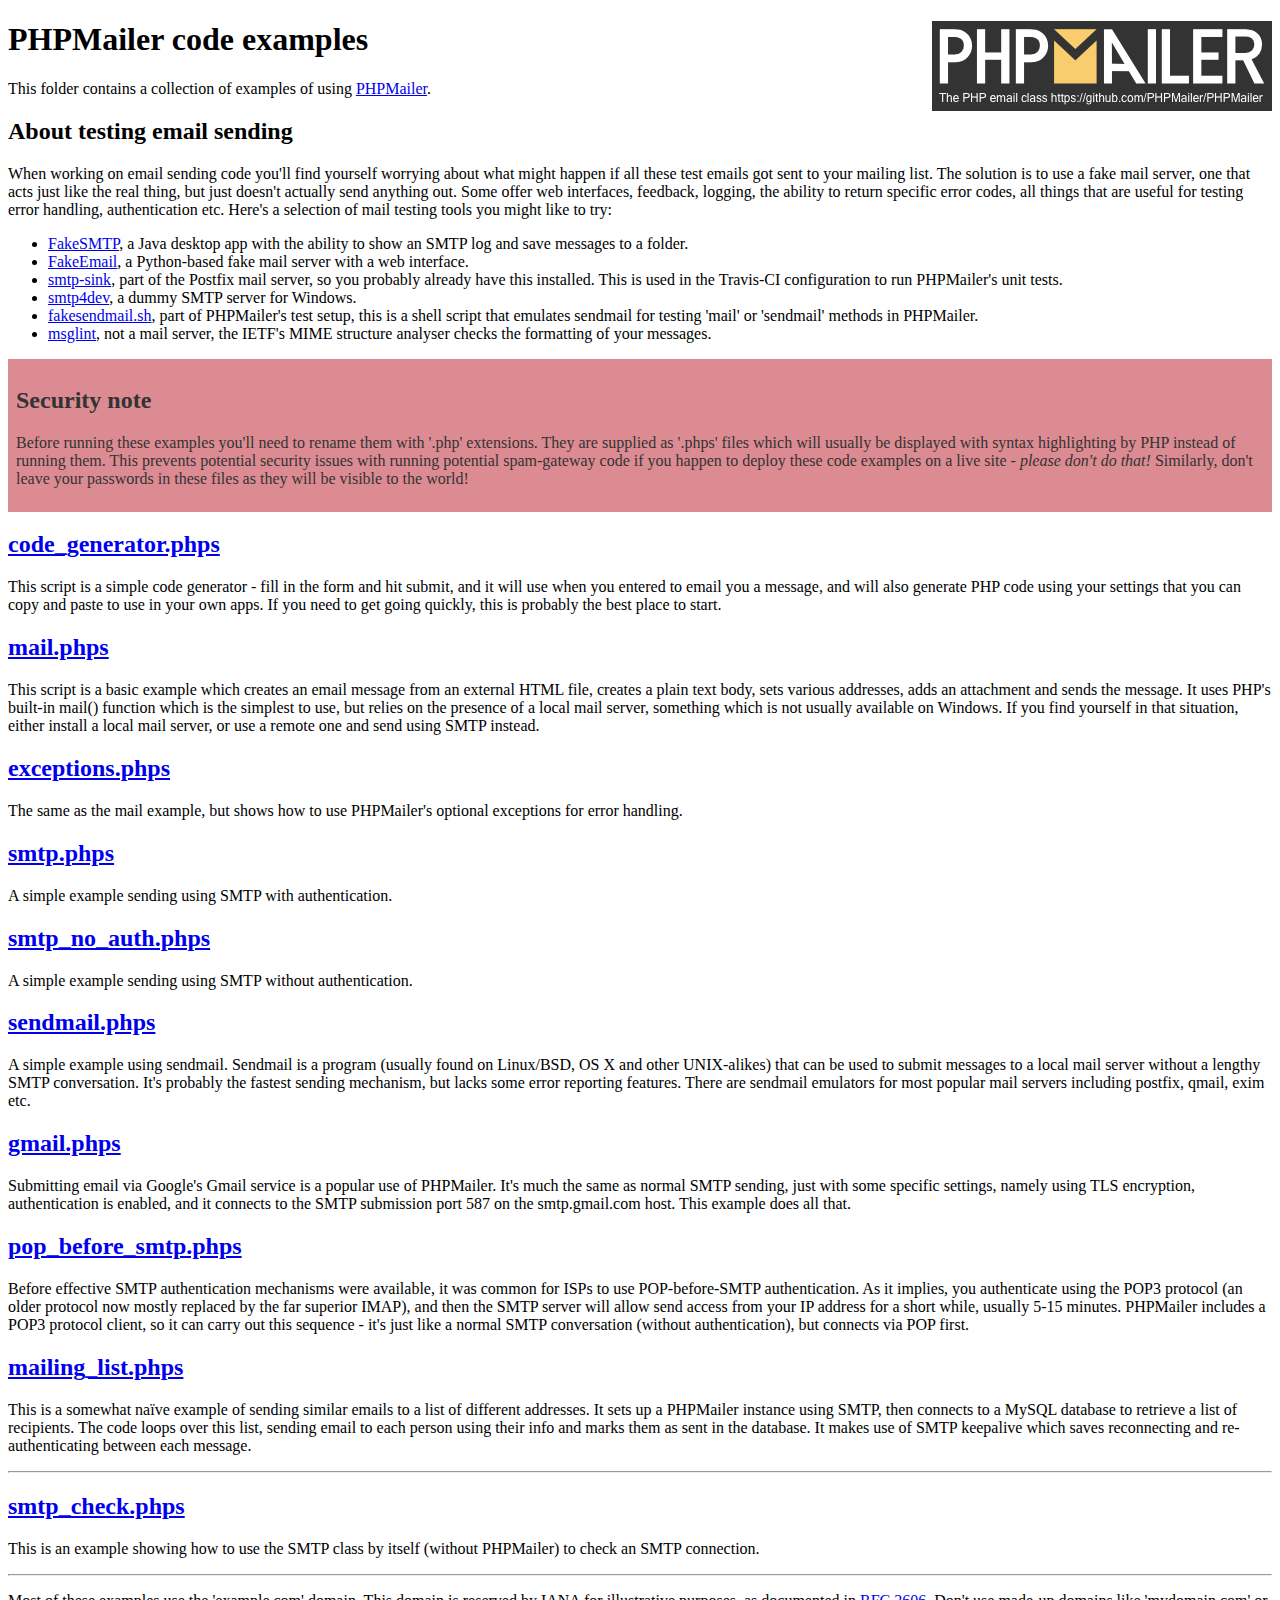
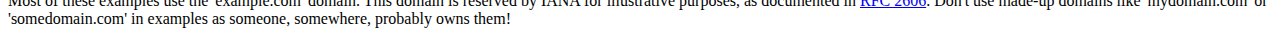
<file: PHPMailer-master/examples/index.html>
<!DOCTYPE html>
<html>
<head>
	<meta charset="UTF-8">
	<title>PHPMailer Examples</title>
</head>
<body>
<h1>PHPMailer code examples<a href="https://github.com/PHPMailer/PHPMailer"><img src="images/phpmailer.png" style="float:right; border:0;" alt="PHPMailer logo"></a></h1>
<p>This folder contains a collection of examples of using <a href="https://github.com/PHPMailer/PHPMailer">PHPMailer</a>.</p>
<h2>About testing email sending</h2>
<p>When working on email sending code you'll find yourself worrying about what might happen if all these test emails got sent to your mailing list. The solution is to use a fake mail server, one that acts just like the real thing, but just doesn't actually send anything out. Some offer web interfaces, feedback, logging, the ability to return specific error codes, all things that are useful for testing error handling, authentication etc. Here's a selection of mail testing tools you might like to try:</p>
<ul>
  <li><a href="https://github.com/Nilhcem/FakeSMTP">FakeSMTP</a>, a Java desktop app with the ability to show an SMTP log and save messages to a folder. </li>
  <li><a href="https://github.com/isotoma/FakeEmail">FakeEmail</a>, a Python-based fake mail server with a web interface.</li>
  <li><a href="http://www.postfix.org/smtp-sink.1.html">smtp-sink</a>, part of the Postfix mail server, so you probably already have this installed. This is used in the Travis-CI configuration to run PHPMailer's unit tests.</li>
  <li><a href="http://smtp4dev.codeplex.com">smtp4dev</a>, a dummy SMTP server for Windows.</li>
  <li><a href="https://github.com/PHPMailer/PHPMailer/blob/master/test/fakesendmail.sh">fakesendmail.sh</a>, part of PHPMailer's test setup, this is a shell script that emulates sendmail for testing 'mail' or 'sendmail' methods in PHPMailer.</li>
  <li><a href="http://tools.ietf.org/tools/msglint/">msglint</a>, not a mail server, the IETF's MIME structure analyser checks the formatting of your messages.</li>
</ul>
<div style="padding: 8px; color: #333333; background-color: #dc8b92">
<h2>Security note</h2>
<p>Before running these examples you'll need to rename them with '.php' extensions. They are supplied as '.phps' files which will usually be displayed with syntax highlighting by PHP instead of running them. This prevents potential security issues with running potential spam-gateway code if you happen to deploy these code examples on a live site - <em>please don't do that!</em> Similarly, don't leave your passwords in these files as they will be visible to the world!</p>
</div>
<h2><a href="code_generator.phps">code_generator.phps</a></h2>
<p>This script is a simple code generator - fill in the form and hit submit, and it will use when you entered to email you a message, and will also generate PHP code using your settings that you can copy and paste to use in your own apps. If you need to get going quickly, this is probably the best place to start.</p>
<h2><a href="mail.phps">mail.phps</a></h2>
<p>This script is a basic example which creates an email message from an external HTML file, creates a plain text body, sets various addresses, adds an attachment and sends the message. It uses PHP's built-in mail() function which is the simplest to use, but relies on the presence of a local mail server, something which is not usually available on Windows. If you find yourself in that situation, either install a local mail server, or use a remote one and send using SMTP instead.</p>
<h2><a href="exceptions.phps">exceptions.phps</a></h2>
<p>The same as the mail example, but shows how to use PHPMailer's optional exceptions for error handling.</p>
<h2><a href="smtp.phps">smtp.phps</a></h2>
<p>A simple example sending using SMTP with authentication.</p>
<h2><a href="smtp_no_auth.phps">smtp_no_auth.phps</a></h2>
<p>A simple example sending using SMTP without authentication.</p>
<h2><a href="sendmail.phps">sendmail.phps</a></h2>
<p>A simple example using sendmail. Sendmail is a program (usually found on Linux/BSD, OS X and other UNIX-alikes) that can be used to submit messages to a local mail server without a lengthy SMTP conversation. It's probably the fastest sending mechanism, but lacks some error reporting features. There are sendmail emulators for most popular mail servers including postfix, qmail, exim etc.</p>
<h2><a href="gmail.phps">gmail.phps</a></h2>
<p>Submitting email via Google's Gmail service is a popular use of PHPMailer. It's much the same as normal SMTP sending, just with some specific settings, namely using TLS encryption, authentication is enabled, and it connects to the SMTP submission port 587 on the smtp.gmail.com host. This example does all that.</p>
<h2><a href="pop_before_smtp.phps">pop_before_smtp.phps</a></h2>
<p>Before effective SMTP authentication mechanisms were available, it was common for ISPs to use POP-before-SMTP authentication. As it implies, you authenticate using the POP3 protocol (an older protocol now mostly replaced by the far superior IMAP), and then the SMTP server will allow send access from your IP address for a short while, usually 5-15 minutes. PHPMailer includes a POP3 protocol client, so it can carry out this sequence - it's just like a normal SMTP conversation (without authentication), but connects via POP first.</p>
<h2><a href="mailing_list.phps">mailing_list.phps</a></h2>
<p>This is a somewhat naïve example of sending similar emails to a list of different addresses. It sets up a PHPMailer instance using SMTP, then connects to a MySQL database to retrieve a list of recipients. The code loops over this list, sending email to each person using their info and marks them as sent in the database. It makes use of SMTP keepalive which saves reconnecting and re-authenticating between each message.</p>
<hr>
<h2><a href="smtp_check.phps">smtp_check.phps</a></h2>
<p>This is an example showing how to use the SMTP class by itself (without PHPMailer) to check an SMTP connection.</p>
<hr>
<p>Most of these examples use the 'example.com' domain. This domain is reserved by IANA for illustrative purposes, as documented in <a href="http://tools.ietf.org/html/rfc2606">RFC 2606</a>. Don't use made-up domains like 'mydomain.com' or 'somedomain.com' in examples as someone, somewhere, probably owns them!</p>
</body>
</html>
</file>
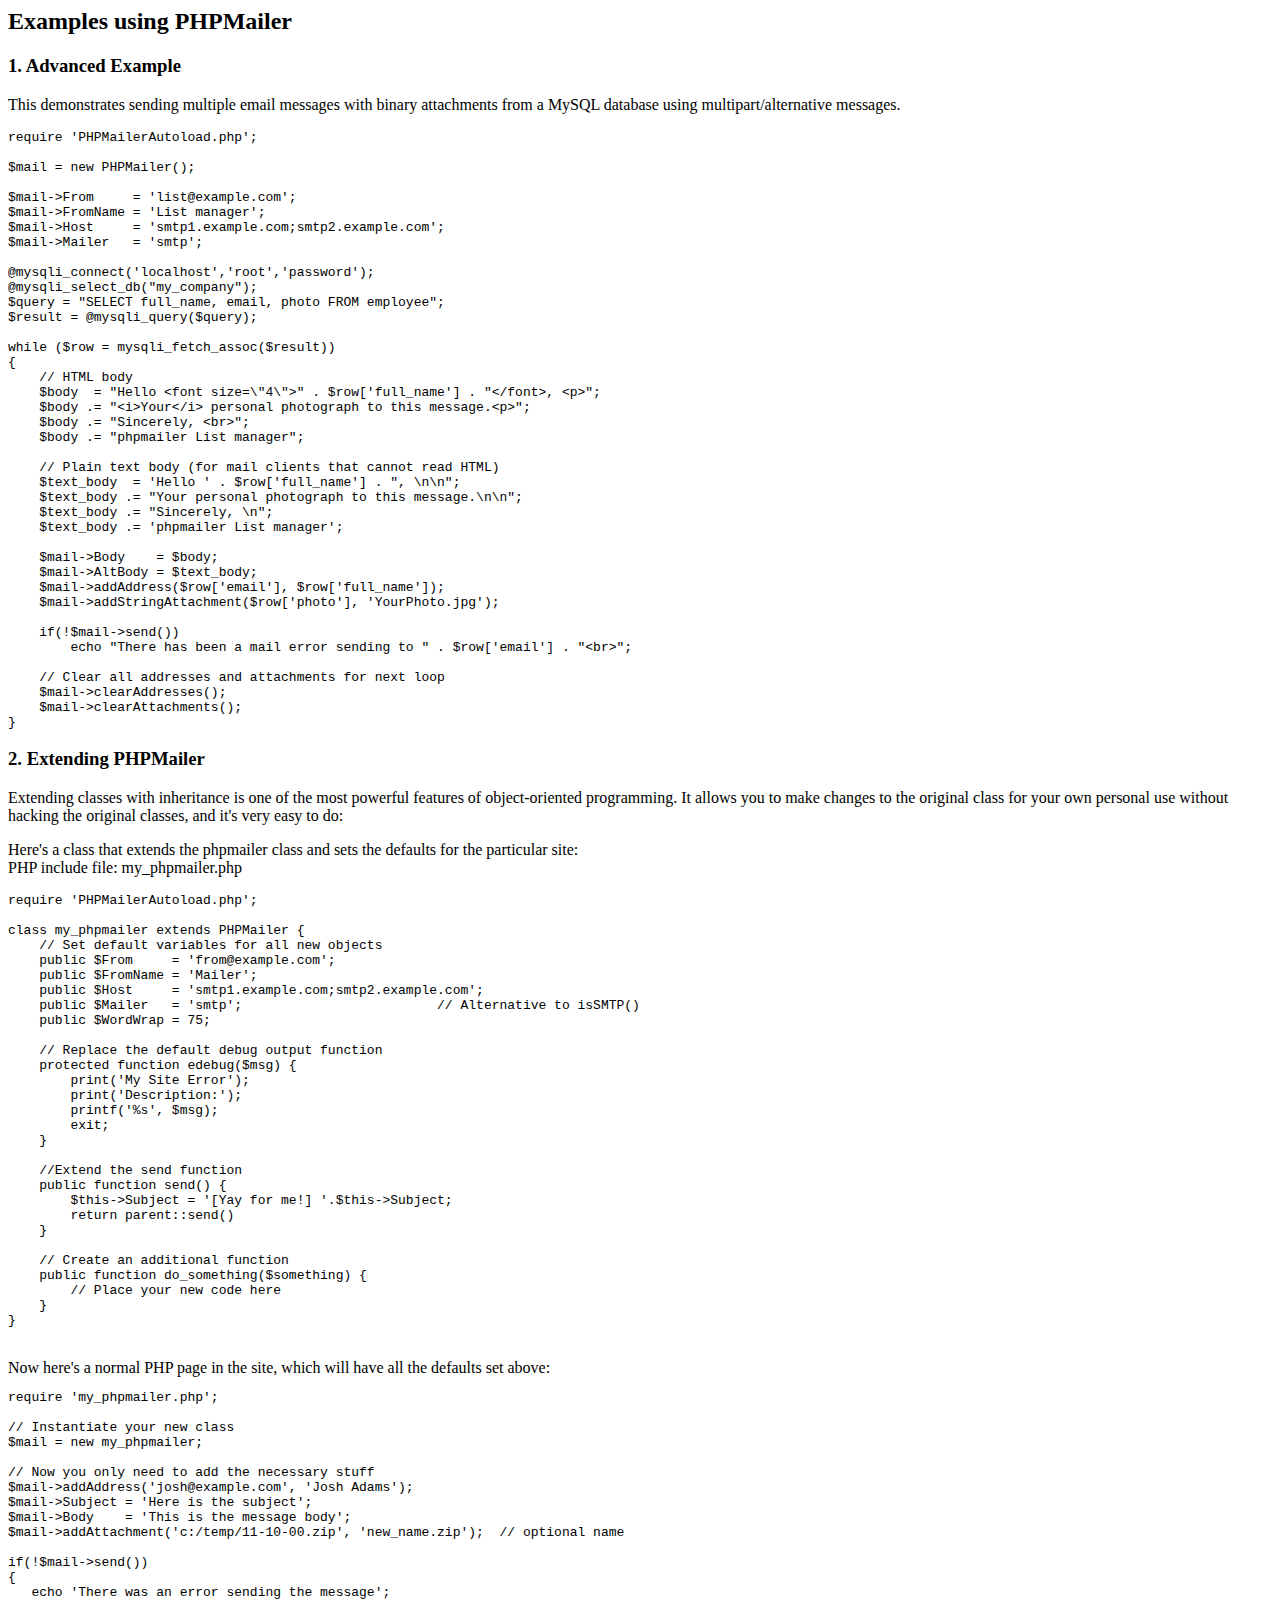
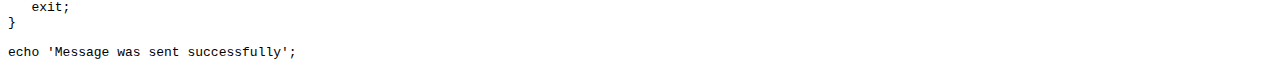
<file: PHPMailer-master/docs/extending.html>
<html>
<head>
<title>Examples using phpmailer</title>
</head>

<body>

<h2>Examples using PHPMailer</h2>

<h3>1. Advanced Example</h3>
<p>

This demonstrates sending multiple email messages with binary attachments
from a MySQL database using multipart/alternative messages.<p>

<pre>
require 'PHPMailerAutoload.php';

$mail = new PHPMailer();

$mail->From     = 'list@example.com';
$mail->FromName = 'List manager';
$mail->Host     = 'smtp1.example.com;smtp2.example.com';
$mail->Mailer   = 'smtp';

@mysqli_connect('localhost','root','password');
@mysqli_select_db("my_company");
$query = "SELECT full_name, email, photo FROM employee";
$result = @mysqli_query($query);

while ($row = mysqli_fetch_assoc($result))
{
    // HTML body
    $body  = "Hello &lt;font size=\"4\"&gt;" . $row['full_name'] . "&lt;/font&gt;, &lt;p&gt;";
    $body .= "&lt;i&gt;Your&lt;/i&gt; personal photograph to this message.&lt;p&gt;";
    $body .= "Sincerely, &lt;br&gt;";
    $body .= "phpmailer List manager";

    // Plain text body (for mail clients that cannot read HTML)
    $text_body  = 'Hello ' . $row['full_name'] . ", \n\n";
    $text_body .= "Your personal photograph to this message.\n\n";
    $text_body .= "Sincerely, \n";
    $text_body .= 'phpmailer List manager';

    $mail->Body    = $body;
    $mail->AltBody = $text_body;
    $mail->addAddress($row['email'], $row['full_name']);
    $mail->addStringAttachment($row['photo'], 'YourPhoto.jpg');

    if(!$mail->send())
        echo "There has been a mail error sending to " . $row['email'] . "&lt;br&gt;";

    // Clear all addresses and attachments for next loop
    $mail->clearAddresses();
    $mail->clearAttachments();
}
</pre>
<p>

<h3>2. Extending PHPMailer</h3>
<p>

Extending classes with inheritance is one of the most
powerful features of object-oriented programming. It allows you to make changes to the
original class for your own personal use without hacking the original
classes, and it's very easy to do:

<p>
Here's a class that extends the phpmailer class and sets the defaults
for the particular site:<br>
PHP include file: my_phpmailer.php
<p>

<pre>
require 'PHPMailerAutoload.php';

class my_phpmailer extends PHPMailer {
    // Set default variables for all new objects
    public $From     = 'from@example.com';
    public $FromName = 'Mailer';
    public $Host     = 'smtp1.example.com;smtp2.example.com';
    public $Mailer   = 'smtp';                         // Alternative to isSMTP()
    public $WordWrap = 75;

    // Replace the default debug output function
    protected function edebug($msg) {
        print('My Site Error');
        print('Description:');
        printf('%s', $msg);
        exit;
    }

    //Extend the send function
    public function send() {
        $this->Subject = '[Yay for me!] '.$this->Subject;
        return parent::send()
    }

    // Create an additional function
    public function do_something($something) {
        // Place your new code here
    }
}
</pre>
<br>
Now here's a normal PHP page in the site, which will have all the defaults set above:<br>

<pre>
require 'my_phpmailer.php';

// Instantiate your new class
$mail = new my_phpmailer;

// Now you only need to add the necessary stuff
$mail->addAddress('josh@example.com', 'Josh Adams');
$mail->Subject = 'Here is the subject';
$mail->Body    = 'This is the message body';
$mail->addAttachment('c:/temp/11-10-00.zip', 'new_name.zip');  // optional name

if(!$mail->send())
{
   echo 'There was an error sending the message';
   exit;
}

echo 'Message was sent successfully';
</pre>
</body>
</html>
</file>
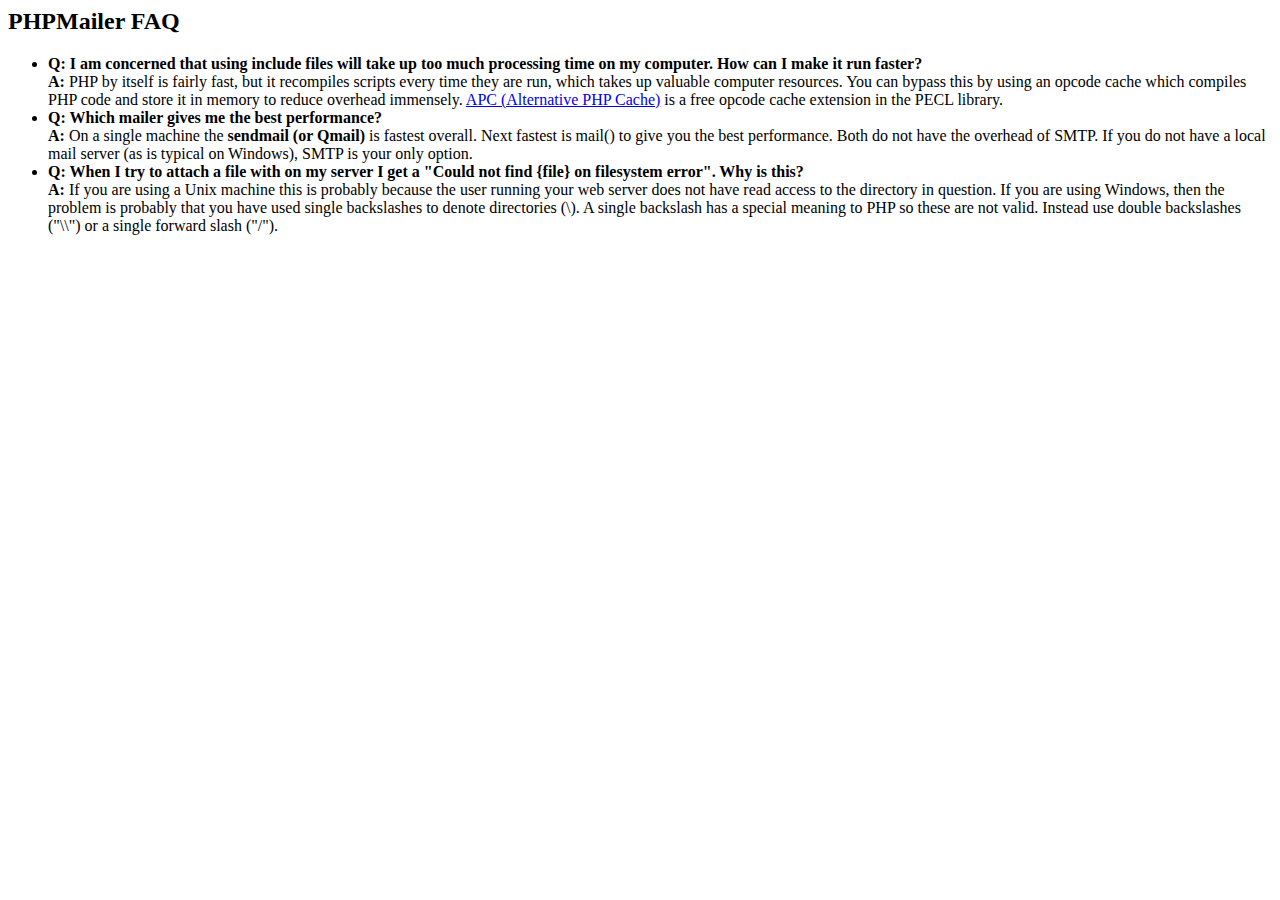
<file: PHPMailer-master/docs/faq.html>
﻿<html>
<head>
<title>PHPMailer FAQ</title>
</head>
<body>
<h2>PHPMailer FAQ</h2>
<ul>
    <li><strong>Q: I am concerned that using include files will take up too much
    processing time on my computer. How can I make it run faster?</strong><br>
    <strong>A:</strong> PHP by itself is fairly fast, but it recompiles scripts every time they are run, which takes up valuable
    computer resources. You can bypass this by using an opcode cache which compiles
    PHP code and store it in memory to reduce overhead immensely. <a href="http://www.php.net/apc/">APC
    (Alternative PHP Cache)</a> is a free opcode cache extension in the PECL library.</li>
    <li><strong>Q: Which mailer gives me the best performance?</strong><br>
    <strong>A:</strong> On a single machine the <strong>sendmail (or Qmail)</strong> is fastest overall.
    Next fastest is mail() to give you the best performance. Both do not have the overhead of SMTP.
    If you do not have a local mail server (as is typical on Windows), SMTP is your only option.</li>
    <li><strong>Q: When I try to attach a file with on my server I get a
    "Could not find {file} on filesystem error". Why is this?</strong><br>
    <strong>A:</strong> If you are using a Unix machine this is probably because the user
    running your web server does not have read access to the directory in question. If you are using Windows,
    then the problem is probably that you have used single backslashes to denote directories (\).
    A single backslash has a special meaning to PHP so these are not
    valid. Instead use double backslashes ("\\") or a single forward
    slash ("/").</li>
</ul>
</body>
</html>
</file>
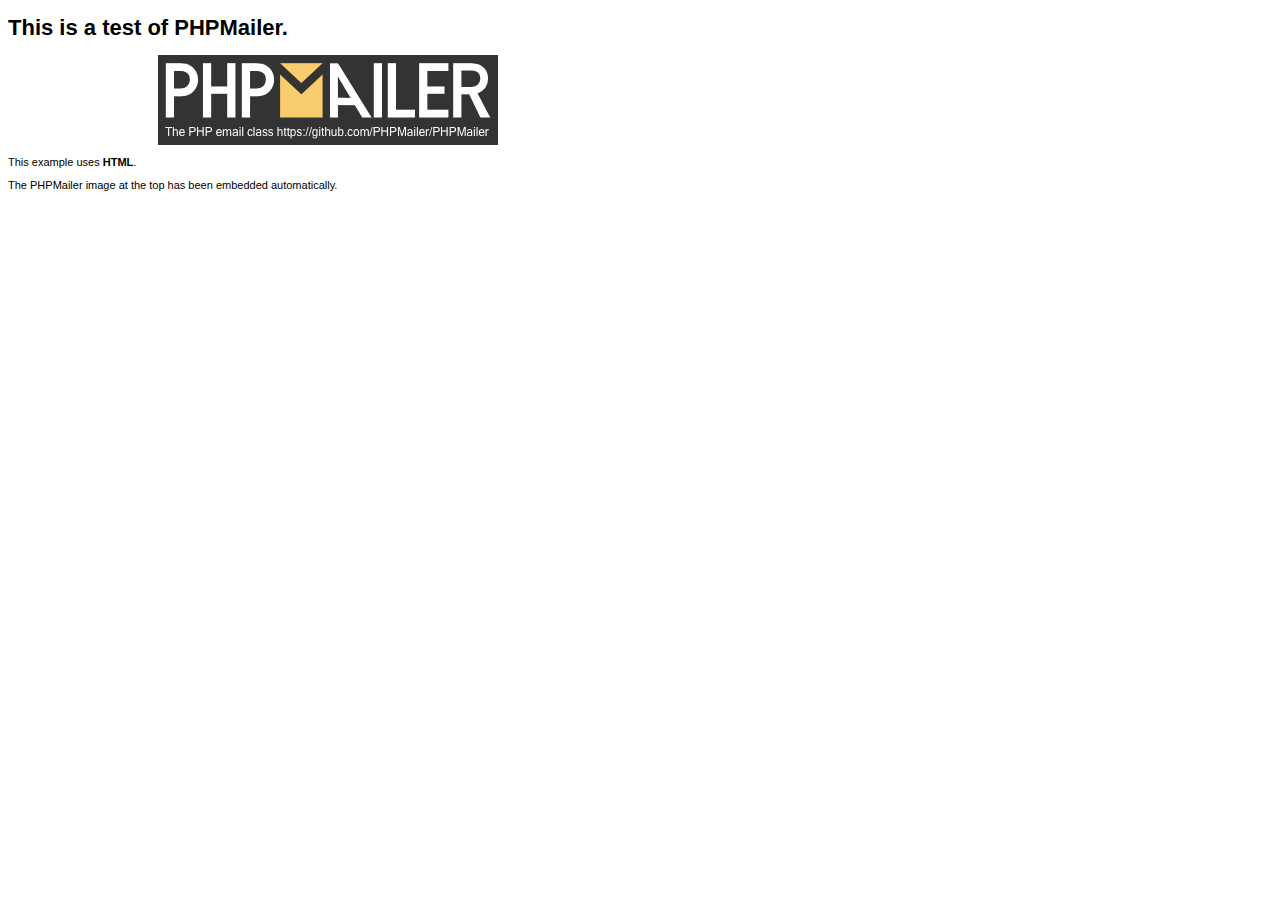
<file: PHPMailer-master/examples/contents.html>
<!DOCTYPE HTML PUBLIC "-//W3C//DTD HTML 4.01 Transitional//EN" "http://www.w3.org/TR/html4/loose.dtd">
<html>
<head>
  <meta http-equiv="Content-Type" content="text/html; charset=utf-8">
  <title>PHPMailer Test</title>
</head>
<body>
  <div style="width: 640px; font-family: Arial, Helvetica, sans-serif; font-size: 11px;">
    <h1>This is a test of PHPMailer.</h1>
    <div align="center">
      <a href="https://github.com/PHPMailer/PHPMailer/"><img src="images/phpmailer.png" height="90" width="340" alt="PHPMailer rocks"></a>
    </div>
    <p>This example uses <strong>HTML</strong>.</p>
    <p>The PHPMailer image at the top has been embedded automatically.</p>
  </div>
</body>
</html>
</file>
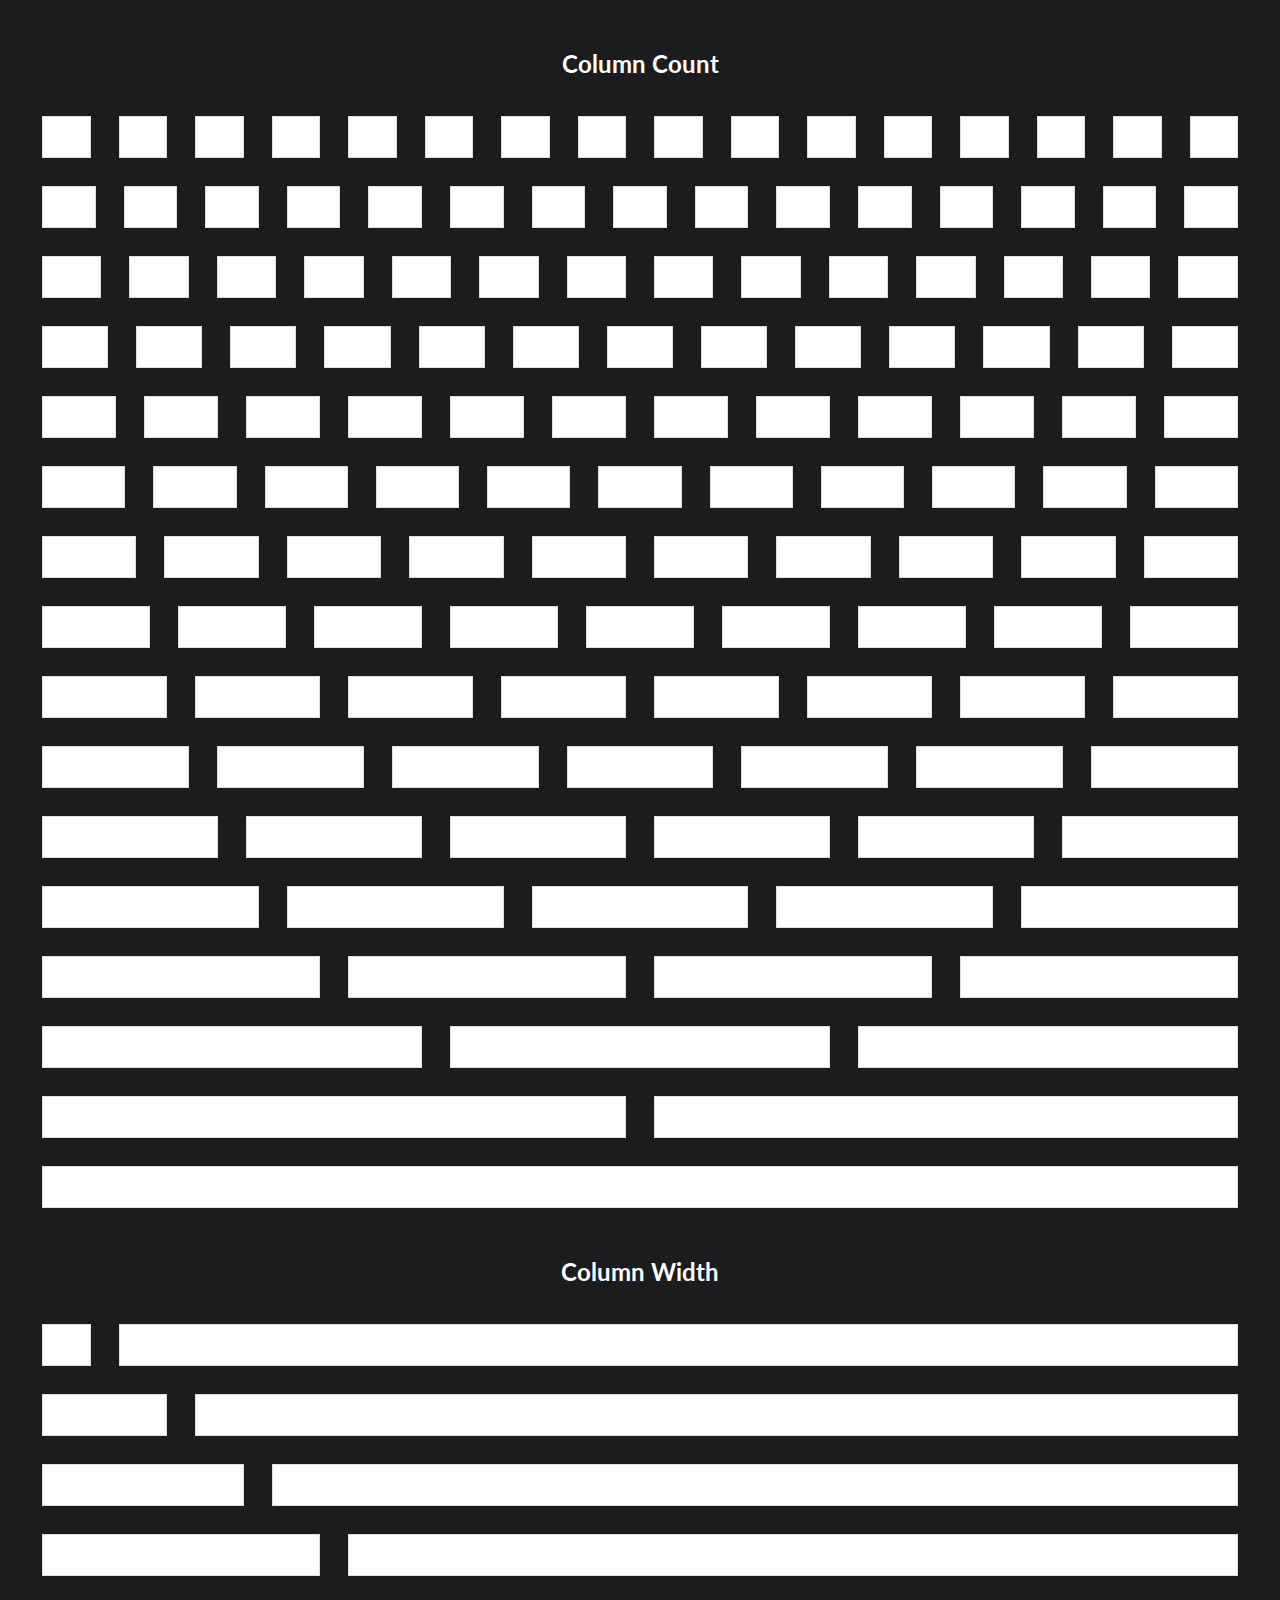
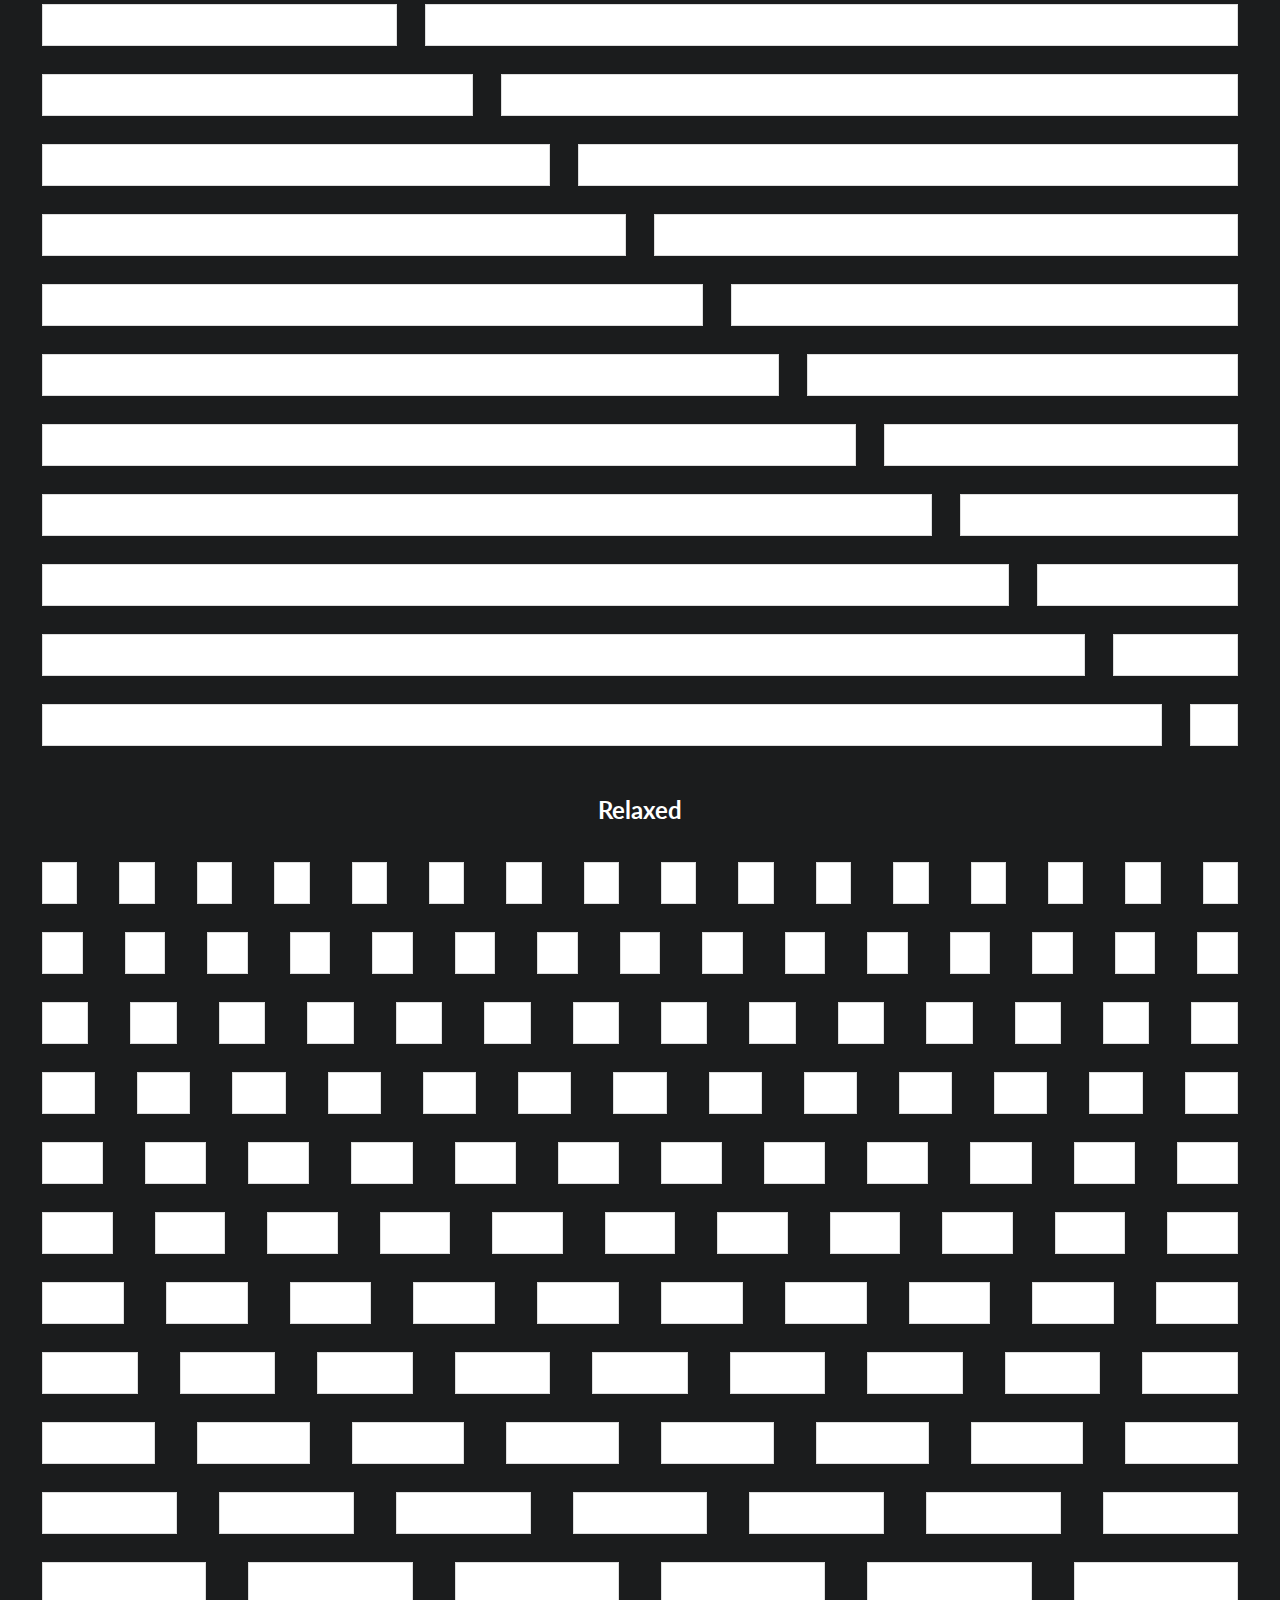
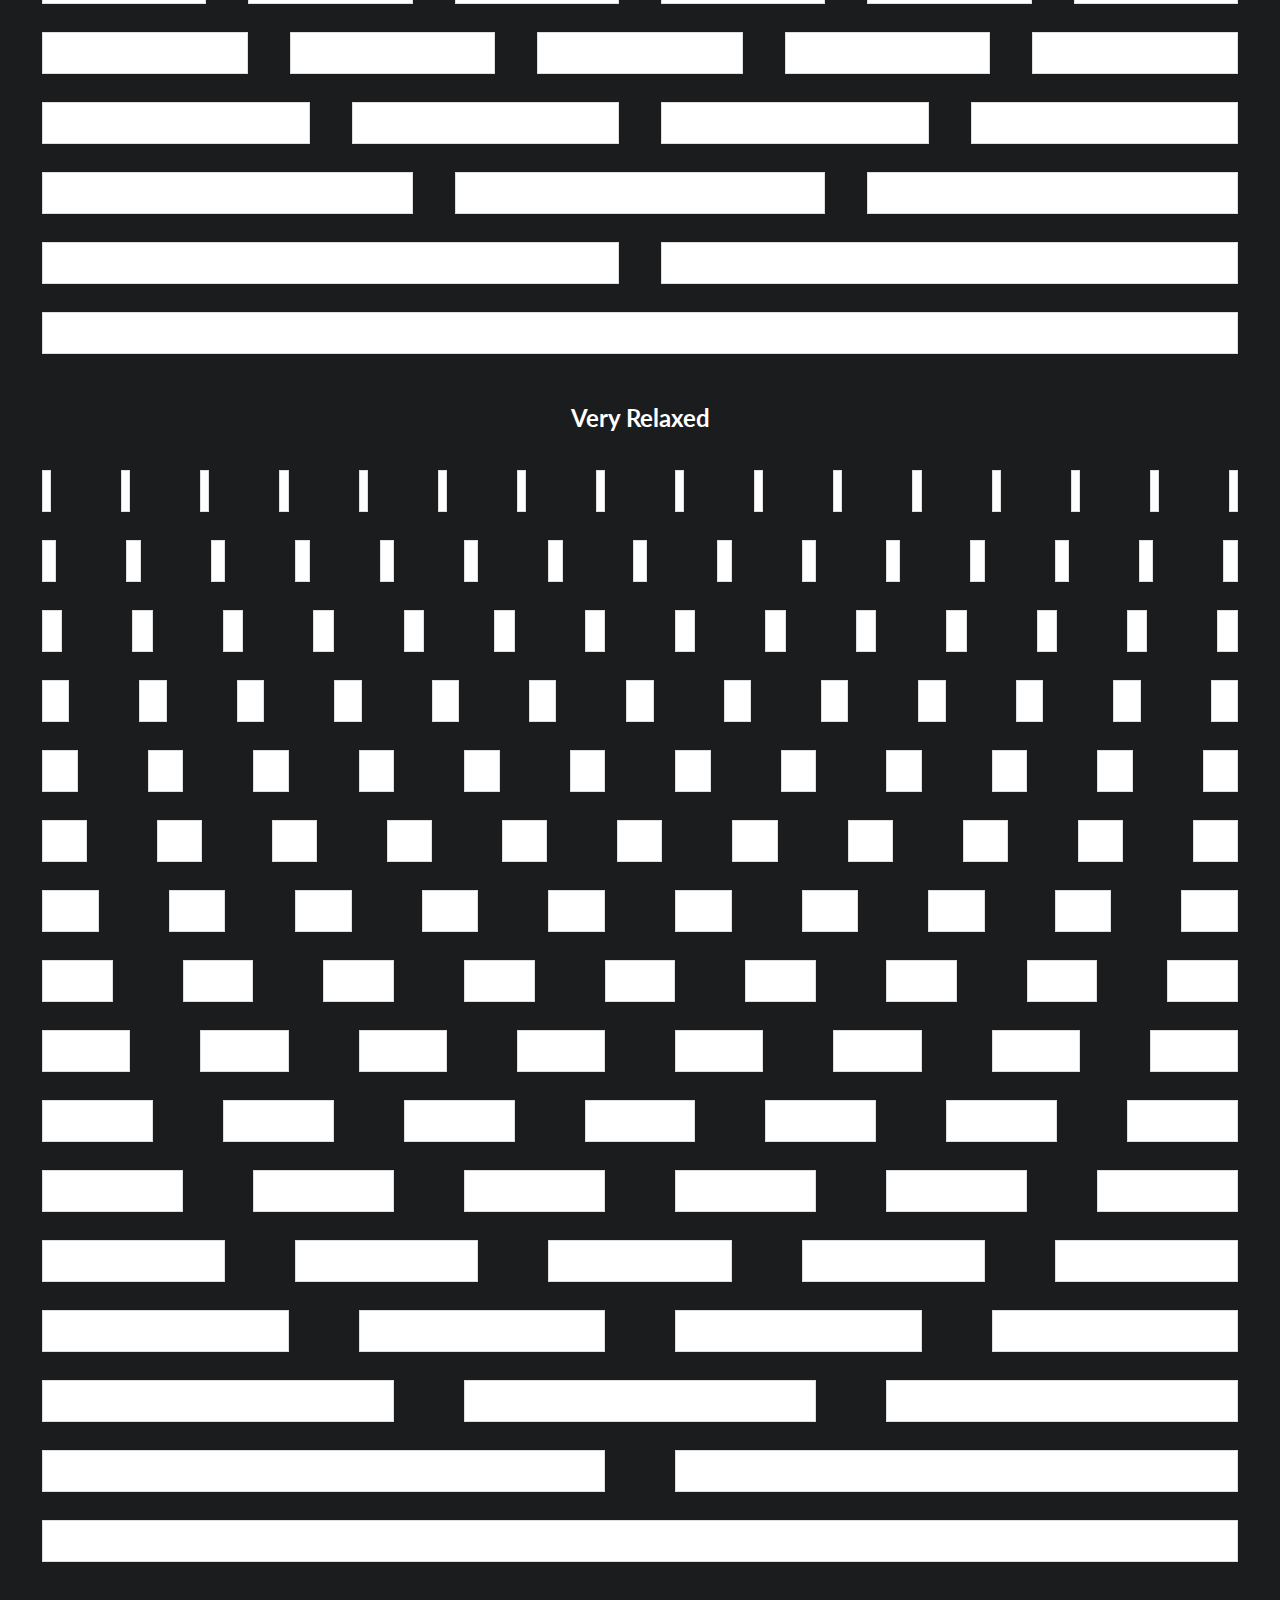
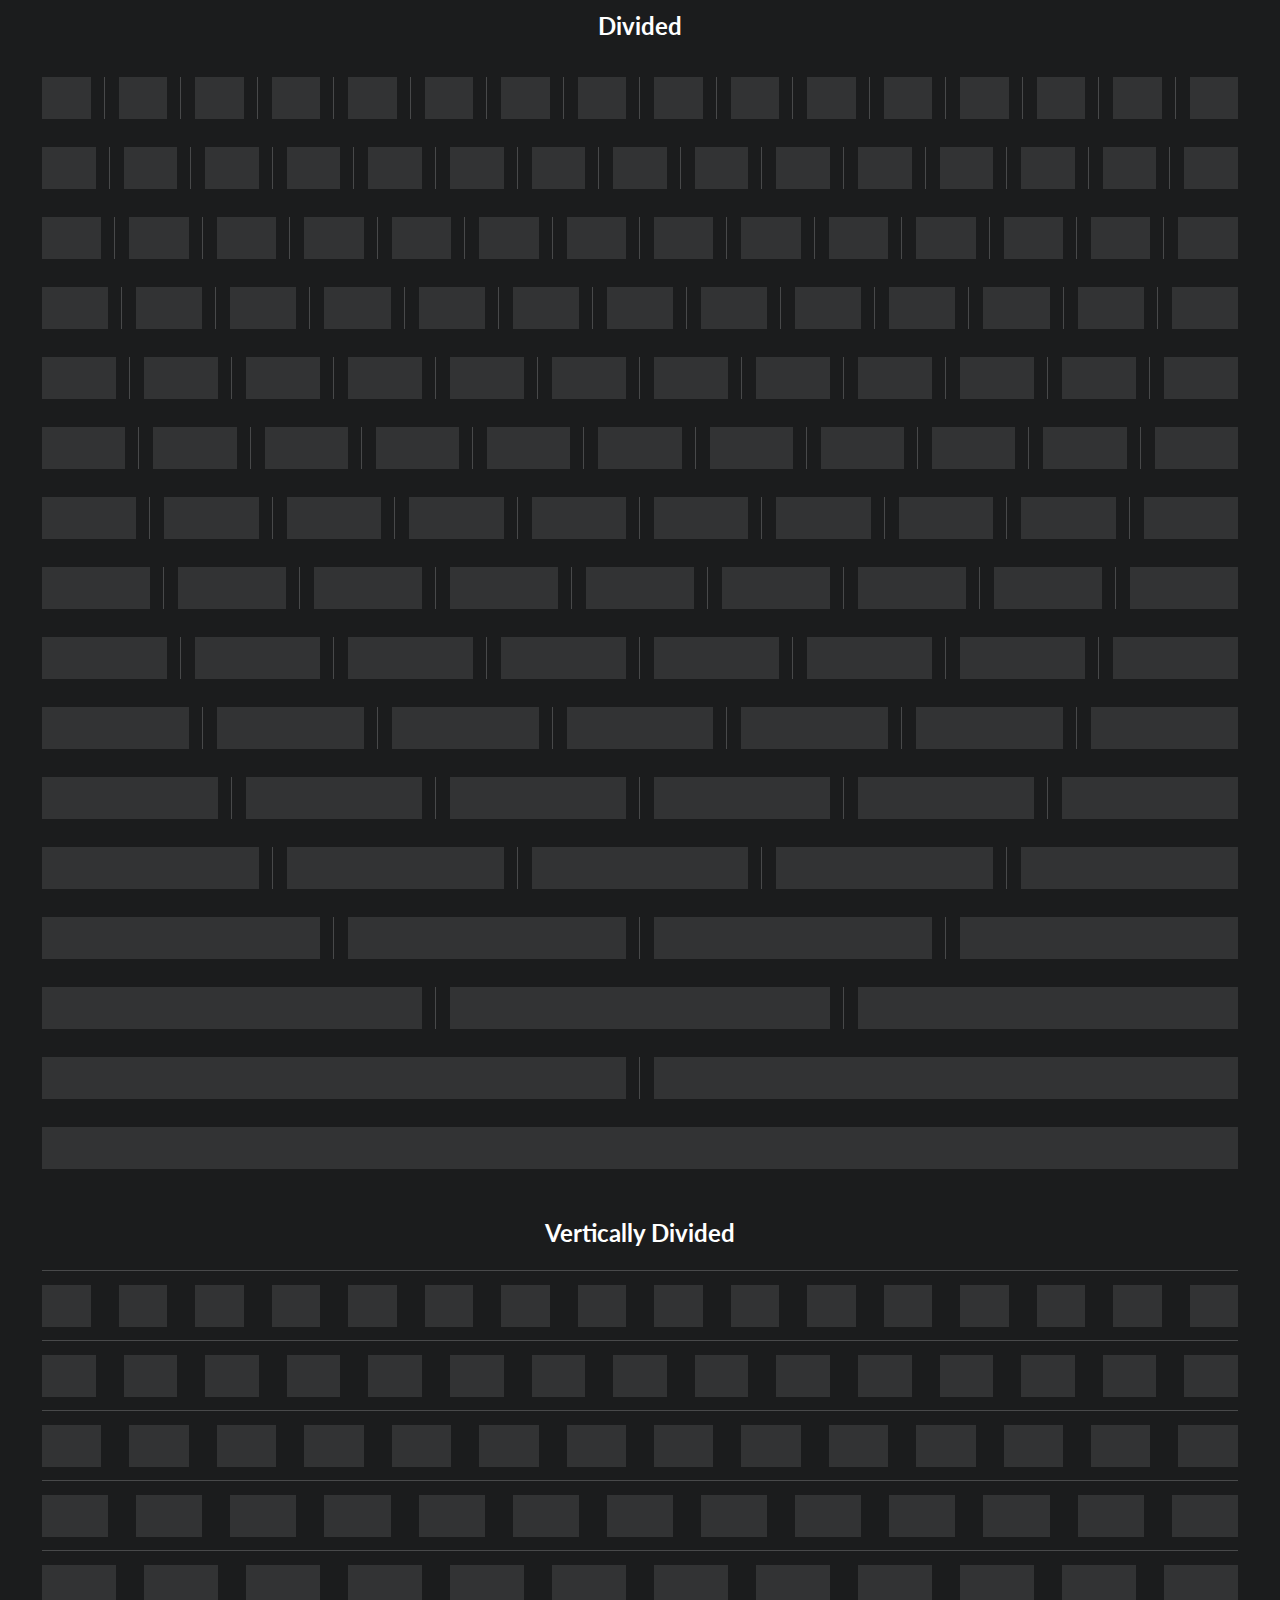
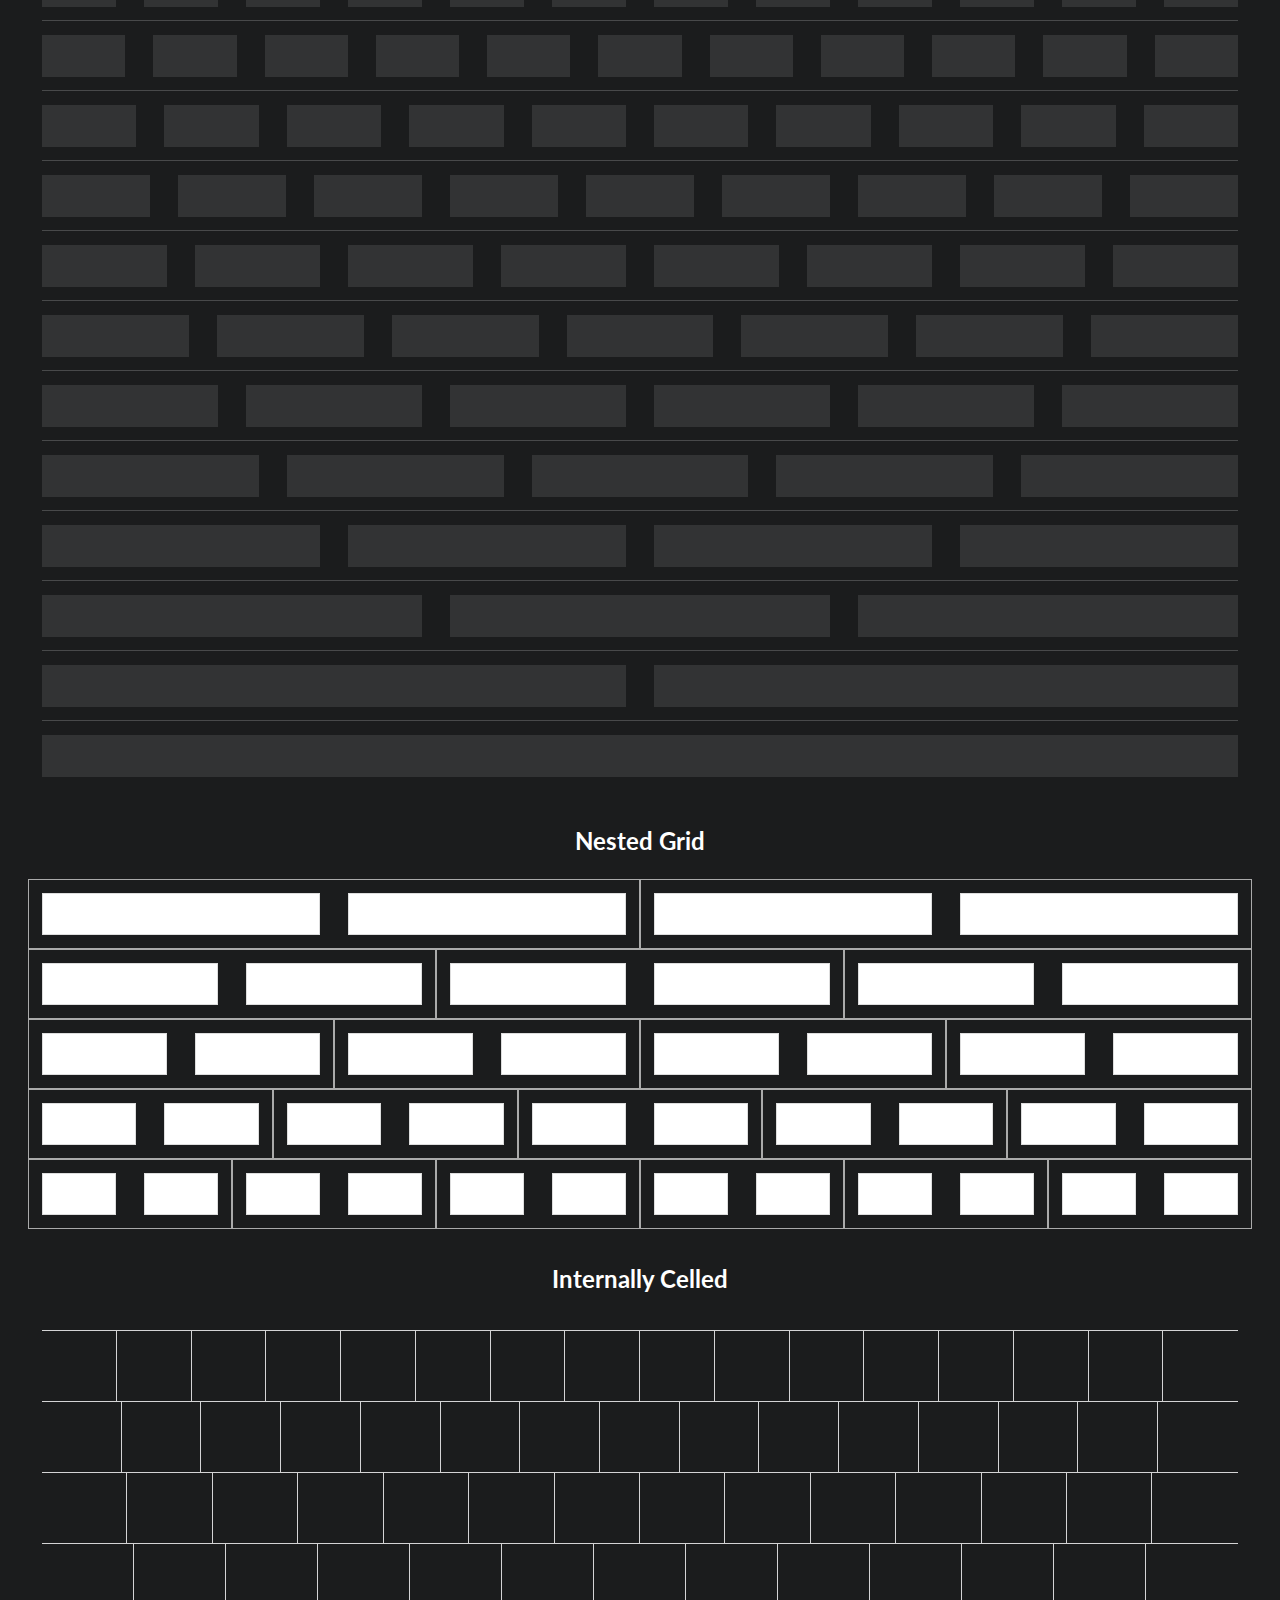
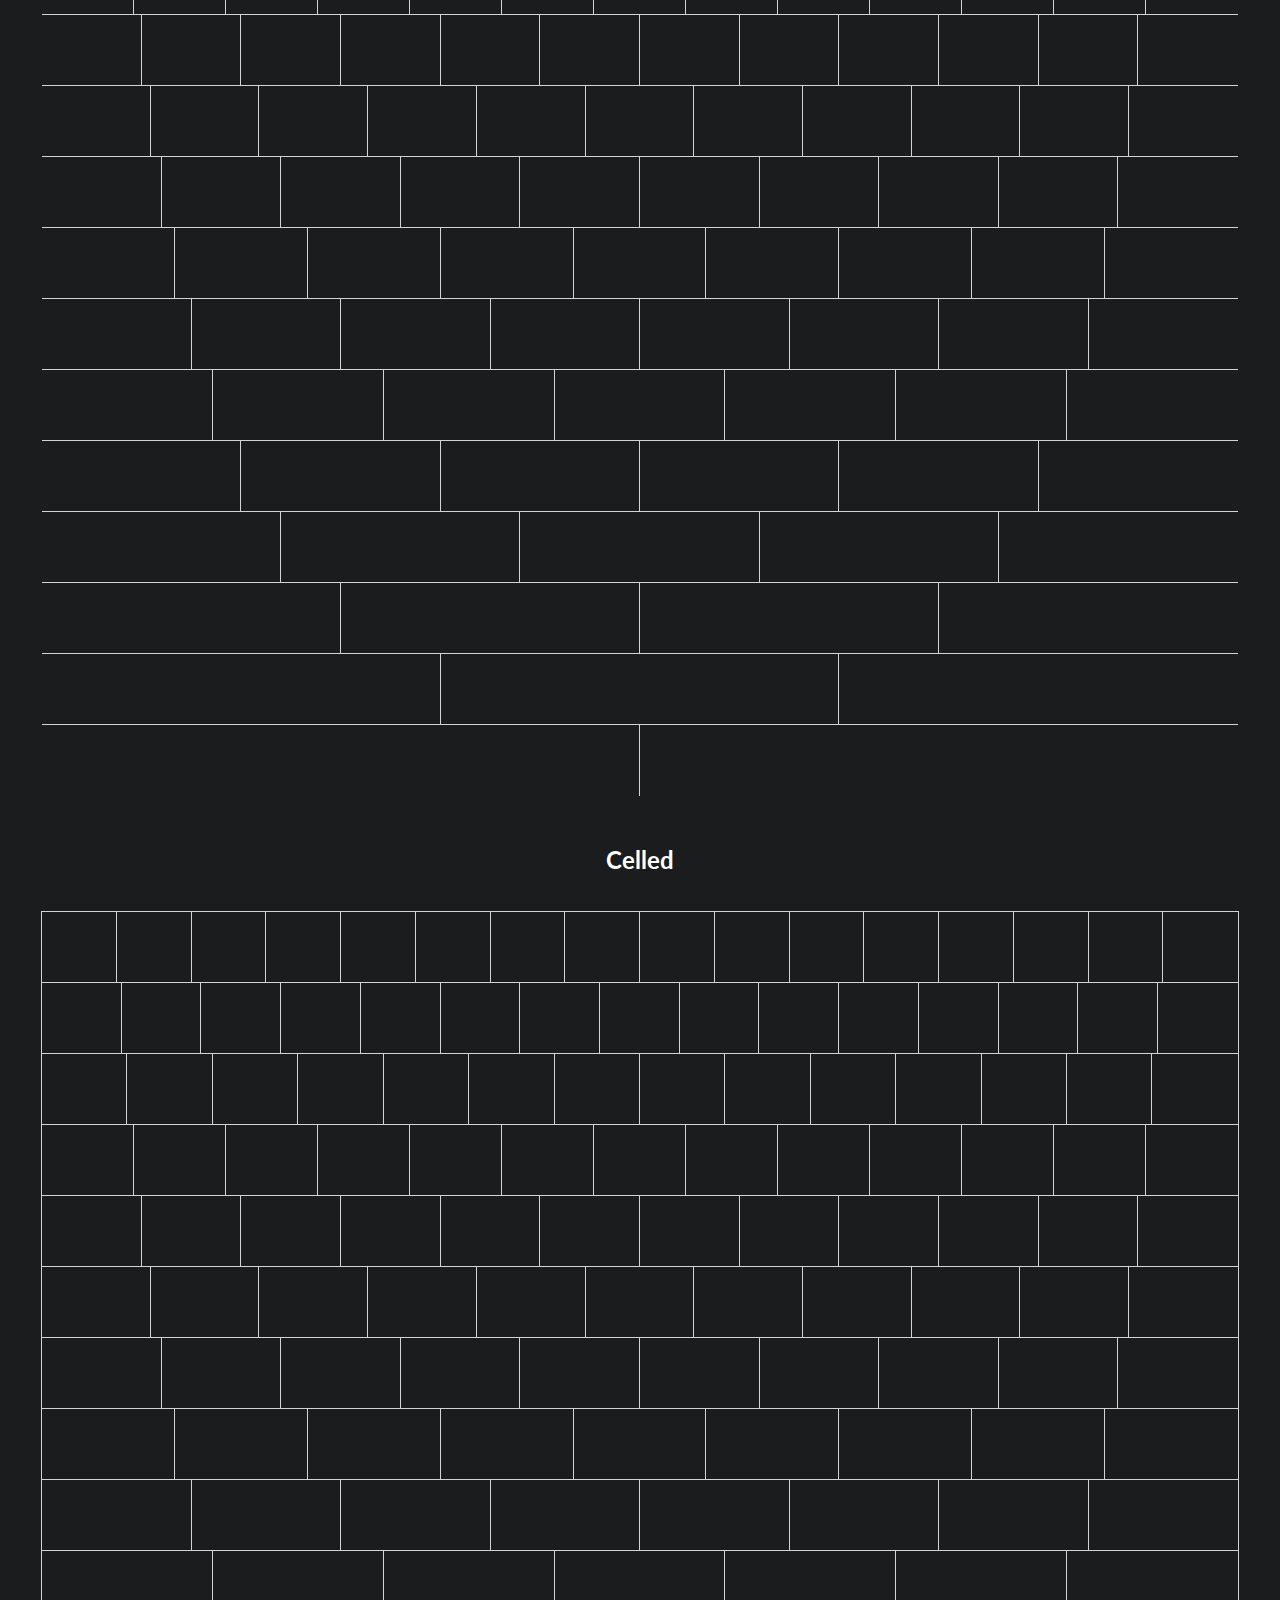
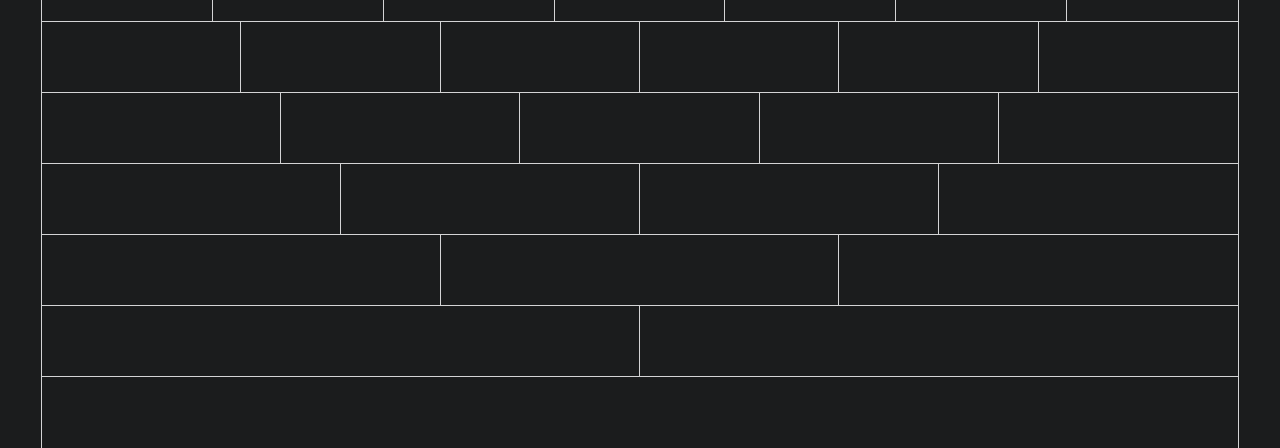
<file: Semantic-UI-1.8.1/examples/grid.html>
<!DOCTYPE html>
<html>
<head>
  <!-- Standard Meta -->
  <meta charset="utf-8" />
  <meta http-equiv="X-UA-Compatible" content="IE=edge,chrome=1" />
  <meta name="viewport" content="width=device-width, initial-scale=1.0, maximum-scale=1.0">

  <!-- Site Properities -->
  <title>Grid - Semantic</title>

  <link rel="stylesheet" type="text/css" href="../dist/semantic.css">
  <link rel="stylesheet" type="text/css" href="grid.css">

  <script src="http://cdnjs.cloudflare.com/ajax/libs/jquery/2.0.3/jquery.js"></script>
  <script src="../dist/semantic.js"></script>
</head>
<body id="grid">
  <h2 class="ui center aligned inverted header">Column Count</h2>

  <div class="shaded examples">

  <div class="ui grid">
    <div class="sixteen column row">
      <div class="column"></div>
      <div class="column"></div>
      <div class="column"></div>
      <div class="column"></div>
      <div class="column"></div>
      <div class="column"></div>
      <div class="column"></div>
      <div class="column"></div>
      <div class="column"></div>
      <div class="column"></div>
      <div class="column"></div>
      <div class="column"></div>
      <div class="column"></div>
      <div class="column"></div>
      <div class="column"></div>
      <div class="column"></div>
    </div>
    <div class="fifteen column row">
      <div class="column"></div>
      <div class="column"></div>
      <div class="column"></div>
      <div class="column"></div>
      <div class="column"></div>
      <div class="column"></div>
      <div class="column"></div>
      <div class="column"></div>
      <div class="column"></div>
      <div class="column"></div>
      <div class="column"></div>
      <div class="column"></div>
      <div class="column"></div>
      <div class="column"></div>
      <div class="column"></div>
    </div>
    <div class="fourteen column row">
      <div class="column"></div>
      <div class="column"></div>
      <div class="column"></div>
      <div class="column"></div>
      <div class="column"></div>
      <div class="column"></div>
      <div class="column"></div>
      <div class="column"></div>
      <div class="column"></div>
      <div class="column"></div>
      <div class="column"></div>
      <div class="column"></div>
      <div class="column"></div>
      <div class="column"></div>
    </div>
    <div class="thirteen column row">
      <div class="column"></div>
      <div class="column"></div>
      <div class="column"></div>
      <div class="column"></div>
      <div class="column"></div>
      <div class="column"></div>
      <div class="column"></div>
      <div class="column"></div>
      <div class="column"></div>
      <div class="column"></div>
      <div class="column"></div>
      <div class="column"></div>
      <div class="column"></div>
    </div>
    <div class="twelve column row">
      <div class="column"></div>
      <div class="column"></div>
      <div class="column"></div>
      <div class="column"></div>
      <div class="column"></div>
      <div class="column"></div>
      <div class="column"></div>
      <div class="column"></div>
      <div class="column"></div>
      <div class="column"></div>
      <div class="column"></div>
      <div class="column"></div>
    </div>
    <div class="eleven column row">
      <div class="column"></div>
      <div class="column"></div>
      <div class="column"></div>
      <div class="column"></div>
      <div class="column"></div>
      <div class="column"></div>
      <div class="column"></div>
      <div class="column"></div>
      <div class="column"></div>
      <div class="column"></div>
      <div class="column"></div>
    </div>
    <div class="ten column row">
      <div class="column"></div>
      <div class="column"></div>
      <div class="column"></div>
      <div class="column"></div>
      <div class="column"></div>
      <div class="column"></div>
      <div class="column"></div>
      <div class="column"></div>
      <div class="column"></div>
      <div class="column"></div>
    </div>
    <div class="nine column row">
      <div class="column"></div>
      <div class="column"></div>
      <div class="column"></div>
      <div class="column"></div>
      <div class="column"></div>
      <div class="column"></div>
      <div class="column"></div>
      <div class="column"></div>
      <div class="column"></div>
    </div>
    <div class="eight column row">
      <div class="column"></div>
      <div class="column"></div>
      <div class="column"></div>
      <div class="column"></div>
      <div class="column"></div>
      <div class="column"></div>
      <div class="column"></div>
      <div class="column"></div>
    </div>
    <div class="seven column row">
      <div class="column"></div>
      <div class="column"></div>
      <div class="column"></div>
      <div class="column"></div>
      <div class="column"></div>
      <div class="column"></div>
      <div class="column"></div>
    </div>
    <div class="six column row">
      <div class="column"></div>
      <div class="column"></div>
      <div class="column"></div>
      <div class="column"></div>
      <div class="column"></div>
      <div class="column"></div>
    </div>
    <div class="five column row">
      <div class="column"></div>
      <div class="column"></div>
      <div class="column"></div>
      <div class="column"></div>
      <div class="column"></div>
    </div>
    <div class="four column row">
      <div class="column"></div>
      <div class="column"></div>
      <div class="column"></div>
      <div class="column"></div>
    </div>
    <div class="three column row">
      <div class="column"></div>
      <div class="column"></div>
      <div class="column"></div>
    </div>
    <div class="two column row">
      <div class="column"></div>
      <div class="column"></div>
    </div>
    <div class="one column row">
      <div class="column"></div>
    </div>
  </div>

  <h2 class="ui center aligned inverted header">Column Width</h2>
  <div class="ui grid">
    <div class="row">
      <div class="one wide column"></div>
      <div class="fifteen wide column"></div>
    </div>
    <div class="row">
      <div class="two wide column"></div>
      <div class="fourteen wide column"></div>
    </div>
    <div class="row">
      <div class="three wide column"></div>
      <div class="thirteen wide column"></div>
    </div>
    <div class="row">
      <div class="four wide column"></div>
      <div class="twelve wide column"></div>
    </div>
    <div class="row">
      <div class="five wide column"></div>
      <div class="eleven wide column"></div>
    </div>
    <div class="row">
      <div class="six wide column"></div>
      <div class="ten wide column"></div>
    </div>
    <div class="row">
      <div class="seven wide column"></div>
      <div class="nine wide column"></div>
    </div>
    <div class="row">
      <div class="eight wide column"></div>
      <div class="eight wide column"></div>
    </div>
    <div class="row">
      <div class="nine wide column"></div>
      <div class="seven wide column"></div>
    </div>
    <div class="row">
      <div class="ten wide column"></div>
      <div class="six wide column"></div>
    </div>
    <div class="row">
      <div class="eleven wide column"></div>
      <div class="five wide column"></div>
    </div>
    <div class="row">
      <div class="twelve wide column"></div>
      <div class="four wide column"></div>
    </div>
    <div class="row">
      <div class="thirteen wide column"></div>
      <div class="three wide column"></div>
    </div>
    <div class="row">
      <div class="fourteen wide column"></div>
      <div class="two wide column"></div>
    </div>
    <div class="row">
      <div class="fifteen wide column"></div>
      <div class="one wide column"></div>
    </div>
  </div>

  <h2 class="ui center aligned inverted header">Relaxed</h2>

  <div class="ui relaxed grid">
    <div class="sixteen column row">
      <div class="column"></div>
      <div class="column"></div>
      <div class="column"></div>
      <div class="column"></div>
      <div class="column"></div>
      <div class="column"></div>
      <div class="column"></div>
      <div class="column"></div>
      <div class="column"></div>
      <div class="column"></div>
      <div class="column"></div>
      <div class="column"></div>
      <div class="column"></div>
      <div class="column"></div>
      <div class="column"></div>
      <div class="column"></div>
    </div>
    <div class="fifteen column row">
      <div class="column"></div>
      <div class="column"></div>
      <div class="column"></div>
      <div class="column"></div>
      <div class="column"></div>
      <div class="column"></div>
      <div class="column"></div>
      <div class="column"></div>
      <div class="column"></div>
      <div class="column"></div>
      <div class="column"></div>
      <div class="column"></div>
      <div class="column"></div>
      <div class="column"></div>
      <div class="column"></div>
    </div>
    <div class="fourteen column row">
      <div class="column"></div>
      <div class="column"></div>
      <div class="column"></div>
      <div class="column"></div>
      <div class="column"></div>
      <div class="column"></div>
      <div class="column"></div>
      <div class="column"></div>
      <div class="column"></div>
      <div class="column"></div>
      <div class="column"></div>
      <div class="column"></div>
      <div class="column"></div>
      <div class="column"></div>
    </div>
    <div class="thirteen column row">
      <div class="column"></div>
      <div class="column"></div>
      <div class="column"></div>
      <div class="column"></div>
      <div class="column"></div>
      <div class="column"></div>
      <div class="column"></div>
      <div class="column"></div>
      <div class="column"></div>
      <div class="column"></div>
      <div class="column"></div>
      <div class="column"></div>
      <div class="column"></div>
    </div>
    <div class="twelve column row">
      <div class="column"></div>
      <div class="column"></div>
      <div class="column"></div>
      <div class="column"></div>
      <div class="column"></div>
      <div class="column"></div>
      <div class="column"></div>
      <div class="column"></div>
      <div class="column"></div>
      <div class="column"></div>
      <div class="column"></div>
      <div class="column"></div>
    </div>
    <div class="eleven column row">
      <div class="column"></div>
      <div class="column"></div>
      <div class="column"></div>
      <div class="column"></div>
      <div class="column"></div>
      <div class="column"></div>
      <div class="column"></div>
      <div class="column"></div>
      <div class="column"></div>
      <div class="column"></div>
      <div class="column"></div>
    </div>
    <div class="ten column row">
      <div class="column"></div>
      <div class="column"></div>
      <div class="column"></div>
      <div class="column"></div>
      <div class="column"></div>
      <div class="column"></div>
      <div class="column"></div>
      <div class="column"></div>
      <div class="column"></div>
      <div class="column"></div>
    </div>
    <div class="nine column row">
      <div class="column"></div>
      <div class="column"></div>
      <div class="column"></div>
      <div class="column"></div>
      <div class="column"></div>
      <div class="column"></div>
      <div class="column"></div>
      <div class="column"></div>
      <div class="column"></div>
    </div>
    <div class="eight column row">
      <div class="column"></div>
      <div class="column"></div>
      <div class="column"></div>
      <div class="column"></div>
      <div class="column"></div>
      <div class="column"></div>
      <div class="column"></div>
      <div class="column"></div>
    </div>
    <div class="seven column row">
      <div class="column"></div>
      <div class="column"></div>
      <div class="column"></div>
      <div class="column"></div>
      <div class="column"></div>
      <div class="column"></div>
      <div class="column"></div>
    </div>
    <div class="six column row">
      <div class="column"></div>
      <div class="column"></div>
      <div class="column"></div>
      <div class="column"></div>
      <div class="column"></div>
      <div class="column"></div>
    </div>
    <div class="five column row">
      <div class="column"></div>
      <div class="column"></div>
      <div class="column"></div>
      <div class="column"></div>
      <div class="column"></div>
    </div>
    <div class="four column row">
      <div class="column"></div>
      <div class="column"></div>
      <div class="column"></div>
      <div class="column"></div>
    </div>
    <div class="three column row">
      <div class="column"></div>
      <div class="column"></div>
      <div class="column"></div>
    </div>
    <div class="two column row">
      <div class="column"></div>
      <div class="column"></div>
    </div>
    <div class="one column row">
      <div class="column"></div>
    </div>
  </div>

  <h2 class="ui center aligned inverted header">Very Relaxed</h2>

  <div class="ui very relaxed grid">
    <div class="sixteen column row">
      <div class="column"></div>
      <div class="column"></div>
      <div class="column"></div>
      <div class="column"></div>
      <div class="column"></div>
      <div class="column"></div>
      <div class="column"></div>
      <div class="column"></div>
      <div class="column"></div>
      <div class="column"></div>
      <div class="column"></div>
      <div class="column"></div>
      <div class="column"></div>
      <div class="column"></div>
      <div class="column"></div>
      <div class="column"></div>
    </div>
    <div class="fifteen column row">
      <div class="column"></div>
      <div class="column"></div>
      <div class="column"></div>
      <div class="column"></div>
      <div class="column"></div>
      <div class="column"></div>
      <div class="column"></div>
      <div class="column"></div>
      <div class="column"></div>
      <div class="column"></div>
      <div class="column"></div>
      <div class="column"></div>
      <div class="column"></div>
      <div class="column"></div>
      <div class="column"></div>
    </div>
    <div class="fourteen column row">
      <div class="column"></div>
      <div class="column"></div>
      <div class="column"></div>
      <div class="column"></div>
      <div class="column"></div>
      <div class="column"></div>
      <div class="column"></div>
      <div class="column"></div>
      <div class="column"></div>
      <div class="column"></div>
      <div class="column"></div>
      <div class="column"></div>
      <div class="column"></div>
      <div class="column"></div>
    </div>
    <div class="thirteen column row">
      <div class="column"></div>
      <div class="column"></div>
      <div class="column"></div>
      <div class="column"></div>
      <div class="column"></div>
      <div class="column"></div>
      <div class="column"></div>
      <div class="column"></div>
      <div class="column"></div>
      <div class="column"></div>
      <div class="column"></div>
      <div class="column"></div>
      <div class="column"></div>
    </div>
    <div class="twelve column row">
      <div class="column"></div>
      <div class="column"></div>
      <div class="column"></div>
      <div class="column"></div>
      <div class="column"></div>
      <div class="column"></div>
      <div class="column"></div>
      <div class="column"></div>
      <div class="column"></div>
      <div class="column"></div>
      <div class="column"></div>
      <div class="column"></div>
    </div>
    <div class="eleven column row">
      <div class="column"></div>
      <div class="column"></div>
      <div class="column"></div>
      <div class="column"></div>
      <div class="column"></div>
      <div class="column"></div>
      <div class="column"></div>
      <div class="column"></div>
      <div class="column"></div>
      <div class="column"></div>
      <div class="column"></div>
    </div>
    <div class="ten column row">
      <div class="column"></div>
      <div class="column"></div>
      <div class="column"></div>
      <div class="column"></div>
      <div class="column"></div>
      <div class="column"></div>
      <div class="column"></div>
      <div class="column"></div>
      <div class="column"></div>
      <div class="column"></div>
    </div>
    <div class="nine column row">
      <div class="column"></div>
      <div class="column"></div>
      <div class="column"></div>
      <div class="column"></div>
      <div class="column"></div>
      <div class="column"></div>
      <div class="column"></div>
      <div class="column"></div>
      <div class="column"></div>
    </div>
    <div class="eight column row">
      <div class="column"></div>
      <div class="column"></div>
      <div class="column"></div>
      <div class="column"></div>
      <div class="column"></div>
      <div class="column"></div>
      <div class="column"></div>
      <div class="column"></div>
    </div>
    <div class="seven column row">
      <div class="column"></div>
      <div class="column"></div>
      <div class="column"></div>
      <div class="column"></div>
      <div class="column"></div>
      <div class="column"></div>
      <div class="column"></div>
    </div>
    <div class="six column row">
      <div class="column"></div>
      <div class="column"></div>
      <div class="column"></div>
      <div class="column"></div>
      <div class="column"></div>
      <div class="column"></div>
    </div>
    <div class="five column row">
      <div class="column"></div>
      <div class="column"></div>
      <div class="column"></div>
      <div class="column"></div>
      <div class="column"></div>
    </div>
    <div class="four column row">
      <div class="column"></div>
      <div class="column"></div>
      <div class="column"></div>
      <div class="column"></div>
    </div>
    <div class="three column row">
      <div class="column"></div>
      <div class="column"></div>
      <div class="column"></div>
    </div>
    <div class="two column row">
      <div class="column"></div>
      <div class="column"></div>
    </div>
    <div class="one column row">
      <div class="column"></div>
    </div>
  </div>

  </div>

  <div class="divided examples">
  <h2 class="ui inverted center aligned header">Divided</h2>

  <div class="ui inverted divided grid">
    <div class="sixteen column row">
      <div class="column"></div>
      <div class="column"></div>
      <div class="column"></div>
      <div class="column"></div>
      <div class="column"></div>
      <div class="column"></div>
      <div class="column"></div>
      <div class="column"></div>
      <div class="column"></div>
      <div class="column"></div>
      <div class="column"></div>
      <div class="column"></div>
      <div class="column"></div>
      <div class="column"></div>
      <div class="column"></div>
      <div class="column"></div>
    </div>
    <div class="fifteen column row">
      <div class="column"></div>
      <div class="column"></div>
      <div class="column"></div>
      <div class="column"></div>
      <div class="column"></div>
      <div class="column"></div>
      <div class="column"></div>
      <div class="column"></div>
      <div class="column"></div>
      <div class="column"></div>
      <div class="column"></div>
      <div class="column"></div>
      <div class="column"></div>
      <div class="column"></div>
      <div class="column"></div>
    </div>
    <div class="fourteen column row">
      <div class="column"></div>
      <div class="column"></div>
      <div class="column"></div>
      <div class="column"></div>
      <div class="column"></div>
      <div class="column"></div>
      <div class="column"></div>
      <div class="column"></div>
      <div class="column"></div>
      <div class="column"></div>
      <div class="column"></div>
      <div class="column"></div>
      <div class="column"></div>
      <div class="column"></div>
    </div>
    <div class="thirteen column row">
      <div class="column"></div>
      <div class="column"></div>
      <div class="column"></div>
      <div class="column"></div>
      <div class="column"></div>
      <div class="column"></div>
      <div class="column"></div>
      <div class="column"></div>
      <div class="column"></div>
      <div class="column"></div>
      <div class="column"></div>
      <div class="column"></div>
      <div class="column"></div>
    </div>
    <div class="twelve column row">
      <div class="column"></div>
      <div class="column"></div>
      <div class="column"></div>
      <div class="column"></div>
      <div class="column"></div>
      <div class="column"></div>
      <div class="column"></div>
      <div class="column"></div>
      <div class="column"></div>
      <div class="column"></div>
      <div class="column"></div>
      <div class="column"></div>
    </div>
    <div class="eleven column row">
      <div class="column"></div>
      <div class="column"></div>
      <div class="column"></div>
      <div class="column"></div>
      <div class="column"></div>
      <div class="column"></div>
      <div class="column"></div>
      <div class="column"></div>
      <div class="column"></div>
      <div class="column"></div>
      <div class="column"></div>
    </div>
    <div class="ten column row">
      <div class="column"></div>
      <div class="column"></div>
      <div class="column"></div>
      <div class="column"></div>
      <div class="column"></div>
      <div class="column"></div>
      <div class="column"></div>
      <div class="column"></div>
      <div class="column"></div>
      <div class="column"></div>
    </div>
    <div class="nine column row">
      <div class="column"></div>
      <div class="column"></div>
      <div class="column"></div>
      <div class="column"></div>
      <div class="column"></div>
      <div class="column"></div>
      <div class="column"></div>
      <div class="column"></div>
      <div class="column"></div>
    </div>
    <div class="eight column row">
      <div class="column"></div>
      <div class="column"></div>
      <div class="column"></div>
      <div class="column"></div>
      <div class="column"></div>
      <div class="column"></div>
      <div class="column"></div>
      <div class="column"></div>
    </div>
    <div class="seven column row">
      <div class="column"></div>
      <div class="column"></div>
      <div class="column"></div>
      <div class="column"></div>
      <div class="column"></div>
      <div class="column"></div>
      <div class="column"></div>
    </div>
    <div class="six column row">
      <div class="column"></div>
      <div class="column"></div>
      <div class="column"></div>
      <div class="column"></div>
      <div class="column"></div>
      <div class="column"></div>
    </div>
    <div class="five column row">
      <div class="column"></div>
      <div class="column"></div>
      <div class="column"></div>
      <div class="column"></div>
      <div class="column"></div>
    </div>
    <div class="four column row">
      <div class="column"></div>
      <div class="column"></div>
      <div class="column"></div>
      <div class="column"></div>
    </div>
    <div class="three column row">
      <div class="column"></div>
      <div class="column"></div>
      <div class="column"></div>
    </div>
    <div class="two column row">
      <div class="column"></div>
      <div class="column"></div>
    </div>
    <div class="one column row">
      <div class="column"></div>
    </div>
  </div>

  <h2 class="ui inverted center aligned header">Vertically Divided</h2>
  <div class="ui inverted vertically divided grid">
    <div class="sixteen column row">
      <div class="column"></div>
      <div class="column"></div>
      <div class="column"></div>
      <div class="column"></div>
      <div class="column"></div>
      <div class="column"></div>
      <div class="column"></div>
      <div class="column"></div>
      <div class="column"></div>
      <div class="column"></div>
      <div class="column"></div>
      <div class="column"></div>
      <div class="column"></div>
      <div class="column"></div>
      <div class="column"></div>
      <div class="column"></div>
    </div>
    <div class="fifteen column row">
      <div class="column"></div>
      <div class="column"></div>
      <div class="column"></div>
      <div class="column"></div>
      <div class="column"></div>
      <div class="column"></div>
      <div class="column"></div>
      <div class="column"></div>
      <div class="column"></div>
      <div class="column"></div>
      <div class="column"></div>
      <div class="column"></div>
      <div class="column"></div>
      <div class="column"></div>
      <div class="column"></div>
    </div>
    <div class="fourteen column row">
      <div class="column"></div>
      <div class="column"></div>
      <div class="column"></div>
      <div class="column"></div>
      <div class="column"></div>
      <div class="column"></div>
      <div class="column"></div>
      <div class="column"></div>
      <div class="column"></div>
      <div class="column"></div>
      <div class="column"></div>
      <div class="column"></div>
      <div class="column"></div>
      <div class="column"></div>
    </div>
    <div class="thirteen column row">
      <div class="column"></div>
      <div class="column"></div>
      <div class="column"></div>
      <div class="column"></div>
      <div class="column"></div>
      <div class="column"></div>
      <div class="column"></div>
      <div class="column"></div>
      <div class="column"></div>
      <div class="column"></div>
      <div class="column"></div>
      <div class="column"></div>
      <div class="column"></div>
    </div>
    <div class="twelve column row">
      <div class="column"></div>
      <div class="column"></div>
      <div class="column"></div>
      <div class="column"></div>
      <div class="column"></div>
      <div class="column"></div>
      <div class="column"></div>
      <div class="column"></div>
      <div class="column"></div>
      <div class="column"></div>
      <div class="column"></div>
      <div class="column"></div>
    </div>
    <div class="eleven column row">
      <div class="column"></div>
      <div class="column"></div>
      <div class="column"></div>
      <div class="column"></div>
      <div class="column"></div>
      <div class="column"></div>
      <div class="column"></div>
      <div class="column"></div>
      <div class="column"></div>
      <div class="column"></div>
      <div class="column"></div>
    </div>
    <div class="ten column row">
      <div class="column"></div>
      <div class="column"></div>
      <div class="column"></div>
      <div class="column"></div>
      <div class="column"></div>
      <div class="column"></div>
      <div class="column"></div>
      <div class="column"></div>
      <div class="column"></div>
      <div class="column"></div>
    </div>
    <div class="nine column row">
      <div class="column"></div>
      <div class="column"></div>
      <div class="column"></div>
      <div class="column"></div>
      <div class="column"></div>
      <div class="column"></div>
      <div class="column"></div>
      <div class="column"></div>
      <div class="column"></div>
    </div>
    <div class="eight column row">
      <div class="column"></div>
      <div class="column"></div>
      <div class="column"></div>
      <div class="column"></div>
      <div class="column"></div>
      <div class="column"></div>
      <div class="column"></div>
      <div class="column"></div>
    </div>
    <div class="seven column row">
      <div class="column"></div>
      <div class="column"></div>
      <div class="column"></div>
      <div class="column"></div>
      <div class="column"></div>
      <div class="column"></div>
      <div class="column"></div>
    </div>
    <div class="six column row">
      <div class="column"></div>
      <div class="column"></div>
      <div class="column"></div>
      <div class="column"></div>
      <div class="column"></div>
      <div class="column"></div>
    </div>
    <div class="five column row">
      <div class="column"></div>
      <div class="column"></div>
      <div class="column"></div>
      <div class="column"></div>
      <div class="column"></div>
    </div>
    <div class="four column row">
      <div class="column"></div>
      <div class="column"></div>
      <div class="column"></div>
      <div class="column"></div>
    </div>
    <div class="three column row">
      <div class="column"></div>
      <div class="column"></div>
      <div class="column"></div>
    </div>
    <div class="two column row">
      <div class="column"></div>
      <div class="column"></div>
    </div>
    <div class="one column row">
      <div class="column"></div>
    </div>
  </div>

  </div>
  <div class="nested examples">

  <h2 class="ui center aligned inverted header">Nested Grid</h2>
  <div class="ui grid">
    <div class="two column row">
      <div class="column">
        <div class="ui two column grid">
          <div class="column"></div>
          <div class="column"></div>
        </div>
      </div>
      <div class="column">
        <div class="ui two column grid">
          <div class="column"></div>
          <div class="column"></div>
        </div>
      </div>
    </div>
    <div class="three column row">
      <div class="column">
        <div class="ui two column grid">
          <div class="column"></div>
          <div class="column"></div>
        </div>
      </div>
      <div class="column">
        <div class="ui two column grid">
          <div class="column"></div>
          <div class="column"></div>
        </div>
      </div>
      <div class="column">
        <div class="ui two column grid">
          <div class="column"></div>
          <div class="column"></div>
        </div>
      </div>
    </div>
    <div class="four column row">
      <div class="column">
        <div class="ui two column grid">
          <div class="column"></div>
          <div class="column"></div>
        </div>
      </div>
      <div class="column">
        <div class="ui two column grid">
          <div class="column"></div>
          <div class="column"></div>
        </div>
      </div>
      <div class="column">
        <div class="ui two column grid">
          <div class="column"></div>
          <div class="column"></div>
        </div>
      </div>
      <div class="column">
        <div class="ui two column grid">
          <div class="column"></div>
          <div class="column"></div>
        </div>
      </div>
    </div>
    <div class="five column row">
      <div class="column">
        <div class="ui two column grid">
          <div class="column"></div>
          <div class="column"></div>
        </div>
      </div>
      <div class="column">
        <div class="ui two column grid">
          <div class="column"></div>
          <div class="column"></div>
        </div>
      </div>
      <div class="column">
        <div class="ui two column grid">
          <div class="column"></div>
          <div class="column"></div>
        </div>
      </div>
      <div class="column">
        <div class="ui two column grid">
          <div class="column"></div>
          <div class="column"></div>
        </div>
      </div>
      <div class="column">
        <div class="ui two column grid">
          <div class="column"></div>
          <div class="column"></div>
        </div>
      </div>
    </div>
    <div class="six column row">
      <div class="column">
        <div class="ui two column grid">
          <div class="column"></div>
          <div class="column"></div>
        </div>
      </div>
      <div class="column">
        <div class="ui two column grid">
          <div class="column"></div>
          <div class="column"></div>
        </div>
      </div>
      <div class="column">
        <div class="ui two column grid">
          <div class="column"></div>
          <div class="column"></div>
        </div>
      </div>
      <div class="column">
        <div class="ui two column grid">
          <div class="column"></div>
          <div class="column"></div>
        </div>
      </div>
      <div class="column">
        <div class="ui two column grid">
          <div class="column"></div>
          <div class="column"></div>
        </div>
      </div>
      <div class="column">
        <div class="ui two column grid">
          <div class="column"></div>
          <div class="column"></div>
        </div>
      </div>
    </div>
  </div>

  </div>

  <div class="simple examples">

  <h2 class="ui inverted center aligned header">Internally Celled</h2>

  <div class="ui internally celled grid">
    <div class="sixteen column row">
      <div class="column"></div>
      <div class="column"></div>
      <div class="column"></div>
      <div class="column"></div>
      <div class="column"></div>
      <div class="column"></div>
      <div class="column"></div>
      <div class="column"></div>
      <div class="column"></div>
      <div class="column"></div>
      <div class="column"></div>
      <div class="column"></div>
      <div class="column"></div>
      <div class="column"></div>
      <div class="column"></div>
      <div class="column"></div>
    </div>
    <div class="fifteen column row">
      <div class="column"></div>
      <div class="column"></div>
      <div class="column"></div>
      <div class="column"></div>
      <div class="column"></div>
      <div class="column"></div>
      <div class="column"></div>
      <div class="column"></div>
      <div class="column"></div>
      <div class="column"></div>
      <div class="column"></div>
      <div class="column"></div>
      <div class="column"></div>
      <div class="column"></div>
      <div class="column"></div>
    </div>
    <div class="fourteen column row">
      <div class="column"></div>
      <div class="column"></div>
      <div class="column"></div>
      <div class="column"></div>
      <div class="column"></div>
      <div class="column"></div>
      <div class="column"></div>
      <div class="column"></div>
      <div class="column"></div>
      <div class="column"></div>
      <div class="column"></div>
      <div class="column"></div>
      <div class="column"></div>
      <div class="column"></div>
    </div>
    <div class="thirteen column row">
      <div class="column"></div>
      <div class="column"></div>
      <div class="column"></div>
      <div class="column"></div>
      <div class="column"></div>
      <div class="column"></div>
      <div class="column"></div>
      <div class="column"></div>
      <div class="column"></div>
      <div class="column"></div>
      <div class="column"></div>
      <div class="column"></div>
      <div class="column"></div>
    </div>
    <div class="twelve column row">
      <div class="column"></div>
      <div class="column"></div>
      <div class="column"></div>
      <div class="column"></div>
      <div class="column"></div>
      <div class="column"></div>
      <div class="column"></div>
      <div class="column"></div>
      <div class="column"></div>
      <div class="column"></div>
      <div class="column"></div>
      <div class="column"></div>
    </div>
    <div class="eleven column row">
      <div class="column"></div>
      <div class="column"></div>
      <div class="column"></div>
      <div class="column"></div>
      <div class="column"></div>
      <div class="column"></div>
      <div class="column"></div>
      <div class="column"></div>
      <div class="column"></div>
      <div class="column"></div>
      <div class="column"></div>
    </div>
    <div class="ten column row">
      <div class="column"></div>
      <div class="column"></div>
      <div class="column"></div>
      <div class="column"></div>
      <div class="column"></div>
      <div class="column"></div>
      <div class="column"></div>
      <div class="column"></div>
      <div class="column"></div>
      <div class="column"></div>
    </div>
    <div class="nine column row">
      <div class="column"></div>
      <div class="column"></div>
      <div class="column"></div>
      <div class="column"></div>
      <div class="column"></div>
      <div class="column"></div>
      <div class="column"></div>
      <div class="column"></div>
      <div class="column"></div>
    </div>
    <div class="eight column row">
      <div class="column"></div>
      <div class="column"></div>
      <div class="column"></div>
      <div class="column"></div>
      <div class="column"></div>
      <div class="column"></div>
      <div class="column"></div>
      <div class="column"></div>
    </div>
    <div class="seven column row">
      <div class="column"></div>
      <div class="column"></div>
      <div class="column"></div>
      <div class="column"></div>
      <div class="column"></div>
      <div class="column"></div>
      <div class="column"></div>
    </div>
    <div class="six column row">
      <div class="column"></div>
      <div class="column"></div>
      <div class="column"></div>
      <div class="column"></div>
      <div class="column"></div>
      <div class="column"></div>
    </div>
    <div class="five column row">
      <div class="column"></div>
      <div class="column"></div>
      <div class="column"></div>
      <div class="column"></div>
      <div class="column"></div>
    </div>
    <div class="four column row">
      <div class="column"></div>
      <div class="column"></div>
      <div class="column"></div>
      <div class="column"></div>
    </div>
    <div class="three column row">
      <div class="column"></div>
      <div class="column"></div>
      <div class="column"></div>
    </div>
    <div class="two column row">
      <div class="column"></div>
      <div class="column"></div>
    </div>
  </div>

  <h2 class="ui inverted center aligned header">Celled</h2>

  <div class="ui celled grid">
    <div class="sixteen column row">
      <div class="column"></div>
      <div class="column"></div>
      <div class="column"></div>
      <div class="column"></div>
      <div class="column"></div>
      <div class="column"></div>
      <div class="column"></div>
      <div class="column"></div>
      <div class="column"></div>
      <div class="column"></div>
      <div class="column"></div>
      <div class="column"></div>
      <div class="column"></div>
      <div class="column"></div>
      <div class="column"></div>
      <div class="column"></div>
    </div>
    <div class="fifteen column row">
      <div class="column"></div>
      <div class="column"></div>
      <div class="column"></div>
      <div class="column"></div>
      <div class="column"></div>
      <div class="column"></div>
      <div class="column"></div>
      <div class="column"></div>
      <div class="column"></div>
      <div class="column"></div>
      <div class="column"></div>
      <div class="column"></div>
      <div class="column"></div>
      <div class="column"></div>
      <div class="column"></div>
    </div>
    <div class="fourteen column row">
      <div class="column"></div>
      <div class="column"></div>
      <div class="column"></div>
      <div class="column"></div>
      <div class="column"></div>
      <div class="column"></div>
      <div class="column"></div>
      <div class="column"></div>
      <div class="column"></div>
      <div class="column"></div>
      <div class="column"></div>
      <div class="column"></div>
      <div class="column"></div>
      <div class="column"></div>
    </div>
    <div class="thirteen column row">
      <div class="column"></div>
      <div class="column"></div>
      <div class="column"></div>
      <div class="column"></div>
      <div class="column"></div>
      <div class="column"></div>
      <div class="column"></div>
      <div class="column"></div>
      <div class="column"></div>
      <div class="column"></div>
      <div class="column"></div>
      <div class="column"></div>
      <div class="column"></div>
    </div>
    <div class="twelve column row">
      <div class="column"></div>
      <div class="column"></div>
      <div class="column"></div>
      <div class="column"></div>
      <div class="column"></div>
      <div class="column"></div>
      <div class="column"></div>
      <div class="column"></div>
      <div class="column"></div>
      <div class="column"></div>
      <div class="column"></div>
      <div class="column"></div>
    </div>
    <div class="eleven column row">
      <div class="column"></div>
      <div class="column"></div>
      <div class="column"></div>
      <div class="column"></div>
      <div class="column"></div>
      <div class="column"></div>
      <div class="column"></div>
      <div class="column"></div>
      <div class="column"></div>
      <div class="column"></div>
      <div class="column"></div>
    </div>
    <div class="ten column row">
      <div class="column"></div>
      <div class="column"></div>
      <div class="column"></div>
      <div class="column"></div>
      <div class="column"></div>
      <div class="column"></div>
      <div class="column"></div>
      <div class="column"></div>
      <div class="column"></div>
      <div class="column"></div>
    </div>
    <div class="nine column row">
      <div class="column"></div>
      <div class="column"></div>
      <div class="column"></div>
      <div class="column"></div>
      <div class="column"></div>
      <div class="column"></div>
      <div class="column"></div>
      <div class="column"></div>
      <div class="column"></div>
    </div>
    <div class="eight column row">
      <div class="column"></div>
      <div class="column"></div>
      <div class="column"></div>
      <div class="column"></div>
      <div class="column"></div>
      <div class="column"></div>
      <div class="column"></div>
      <div class="column"></div>
    </div>
    <div class="seven column row">
      <div class="column"></div>
      <div class="column"></div>
      <div class="column"></div>
      <div class="column"></div>
      <div class="column"></div>
      <div class="column"></div>
      <div class="column"></div>
    </div>
    <div class="six column row">
      <div class="column"></div>
      <div class="column"></div>
      <div class="column"></div>
      <div class="column"></div>
      <div class="column"></div>
      <div class="column"></div>
    </div>
    <div class="five column row">
      <div class="column"></div>
      <div class="column"></div>
      <div class="column"></div>
      <div class="column"></div>
      <div class="column"></div>
    </div>
    <div class="four column row">
      <div class="column"></div>
      <div class="column"></div>
      <div class="column"></div>
      <div class="column"></div>
    </div>
    <div class="three column row">
      <div class="column"></div>
      <div class="column"></div>
      <div class="column"></div>
    </div>
    <div class="two column row">
      <div class="column"></div>
      <div class="column"></div>
    </div>
    <div class="one column row">
      <div class="column"></div>
    </div>
  </div>


  </div>
</body>
</html>
</file>
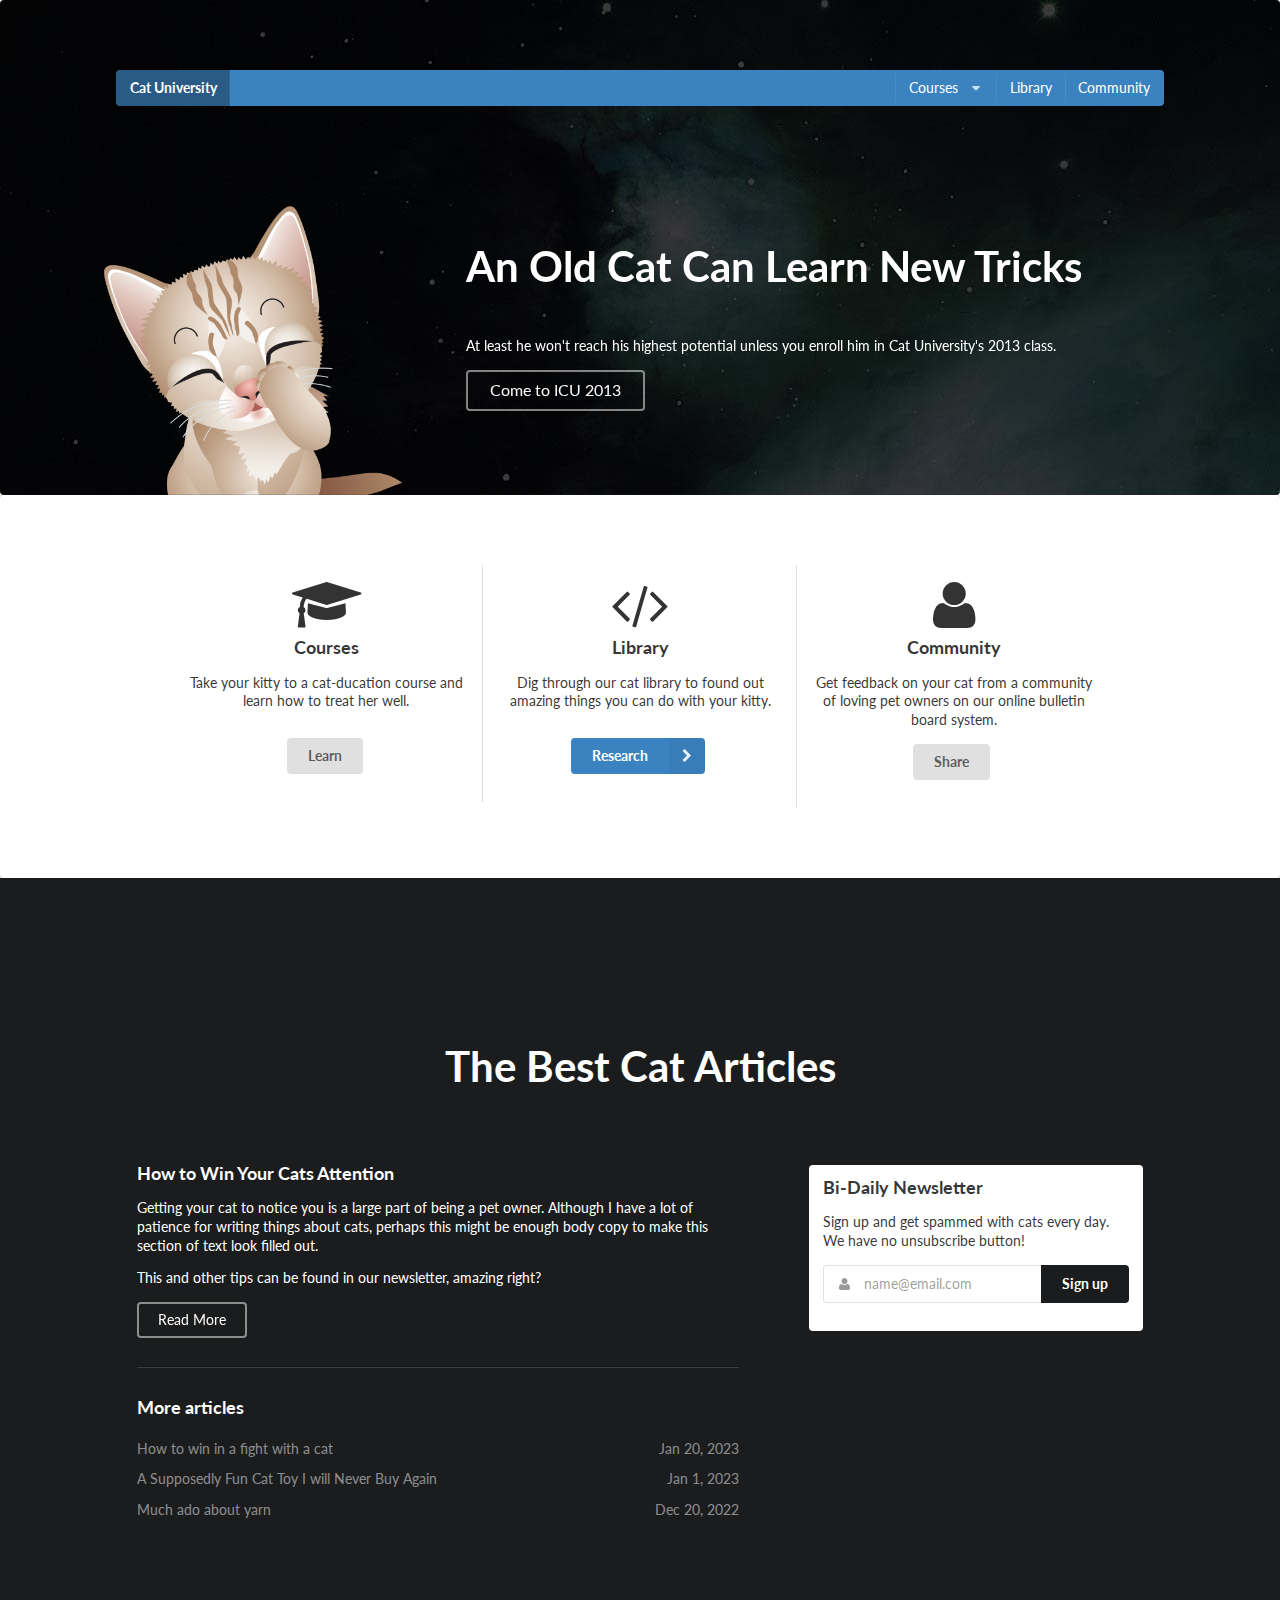
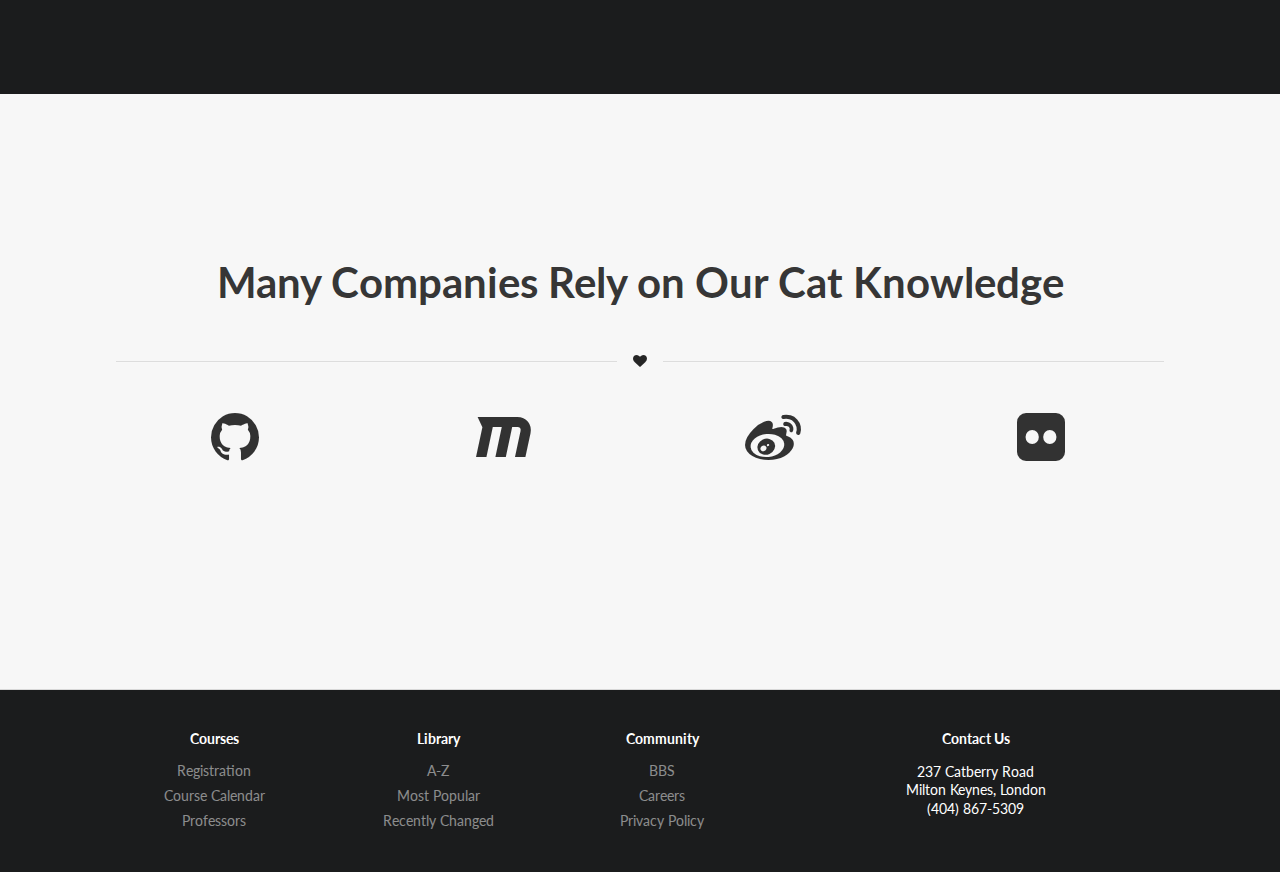
<file: Semantic-UI-1.8.1/examples/homepage.html>
<!DOCTYPE html>
<html>
<head>
  <!-- Standard Meta -->
  <meta charset="utf-8" />
  <meta http-equiv="X-UA-Compatible" content="IE=edge,chrome=1" />
  <meta name="viewport" content="width=device-width, initial-scale=1.0, maximum-scale=1.0">

  <!-- Site Properities -->
  <title>Homepage Example - Semantic</title>

  <link rel="stylesheet" type="text/css" href="../dist/semantic.css">
  <link rel="stylesheet" type="text/css" href="homepage.css">

  <script src="http://cdnjs.cloudflare.com/ajax/libs/jquery/2.0.3/jquery.js"></script>
  <script src="../dist/semantic.js"></script>
  <script src="homepage.js"></script>

</head>
<body id="home">
  <div class="ui inverted masthead segment">
    <div class="ui page grid">
      <div class="column">
        <div class="ui inverted blue menu">
          <div class="header item">Cat University</div>
          <div class="right menu">
            <div class="ui mobile dropdown link item">
              Menu
              <i class="dropdown icon"></i>
              <div class="menu">
                <a class="item">Classes</a>
                <a class="item">Cocktail Hours</a>
                <a class="item">Community</a>
              </div>
            </div>
            <div class="ui dropdown link item">
              Courses
              <i class="dropdown icon"></i>
              <div class="menu">
                <a class="item">Petting</a>
                <a class="item">Feeding</a>
                <a class="item">Mind Reading</a>
              </div>
            </div>
            <a class="item">Library</a>
            <a class="item">Community</a>
          </div>
        </div>
        <img src="images/cat.png" class="ui medium image">
        <div class="ui hidden transition information">
          <h1 class="ui inverted header">
            An Old Cat Can Learn New Tricks
          </h1>
          <p>At least he won't reach his highest potential unless you enroll him in Cat University's 2013 class.</p>
          <div class="large basic inverted animated fade ui button">
            <div class="visible content">Come to ICU 2013</div>
            <div class="hidden content">Register Now</div>
          </div>
        </div>
      </div>
    </div>
  </div>
  <div class="ui vertical feature segment">
    <div class="ui centered page grid">
      <div class="fourteen wide column">
        <div class="ui three column center aligned stackable divided grid">
          <div class="column">
            <div class="ui icon header">
              <i class="student icon"></i>
              Courses
            </div>
            <p>Take your kitty to a cat-ducation course and learn how to treat her well.</p>
            <p>
              <a class="ui button" href="#">
                Learn
              </a>
            </p>
          </div>
          <div class="column">
            <div class="ui icon header">
              <i class="code icon"></i>
              Library
            </div>
            <p>Dig through our cat library to found out amazing things you can do with your kitty.</p>
            <p>
              <a class="ui blue right labeled icon button" href="#">
                Research
                <i class="right chevron icon"></i>
              </a>
            </p>
          </div>
          <div class="column">
            <div class="ui icon header">
              <i class="user icon"></i>
              Community
            </div>
            <p>Get feedback on your cat from a community of loving pet owners on our online bulletin board system.</p>
            <p>
              <a class="ui button" href="#">
                Share
              </a>
            </p>
          </div>
        </div>
      </div>
    </div>
  </div>

  <div class="ui inverted vertical segment">
    <div class="ui very relaxed stackable page grid">
      <div class="row">
        <div class="column">
          <h1 class="center aligned ui inverted header">
            The Best Cat Articles
          </h1>
        </div>
      </div>
      <div class="row">
        <div class="ten wide column">
          <h3 class="ui inverted header">How to Win Your Cats Attention</h3>
          <p>Getting your cat to notice you is a large part of being a pet owner. Although I have a lot of patience for writing things about cats, perhaps this might be enough body copy to make this section of text look filled out.</p>
          <p>This and other tips can be found in our newsletter, amazing right?</p>
          <div class="ui basic inverted animated button button">
            <div class="visible content">Read More</div>
            <div class="hidden content"><i class="right arrow icon"></i></div>
          </div>
          <div class="ui inverted section divider"></div>
          <h3 class="ui inverted header">More articles</h3>
          <div class="ui inverted animated selection list">
            <div class="item">
              How to win in a fight with a cat
              <div class="right floated">Jan 20, 2023</div>
            </div>
            <div class="item">
              A Supposedly Fun Cat Toy I will Never Buy Again
              <div class="right floated">Jan 1, 2023</div>
            </div>
            <div class="item">
              Much ado about yarn
              <div class="right floated">Dec 20, 2022</div>
            </div>
          </div>
        </div>
        <div class="six wide column">
          <div class="ui form segment">
            <h3 class="ui header">Bi-Daily Newsletter</h3>
            <p>Sign up and get spammed with cats every day. We have no unsubscribe button!</p>
            <div class="field">
              <div class="ui left icon action input">
                <i class="user icon"></i>
                <input name="email" type="text" placeholder="name@email.com">
                <div class="ui black submit button">Sign up</div>
              </div>
            </div>
            <div class="ui error message"></div>
          </div>
        </div>
      </div>
    </div>
  </div>

  <div class="ui vertical segment">
    <div class="ui stackable center aligned page grid">
      <div class="row">
        <div class="column">
          <h1 class="ui header">
            Many Companies Rely on Our Cat Knowledge
          </h1>
          <div class="ui horizontal divider"><i class="heart icon"></i></div>
        </div>
      </div>
      <div class="four column logo row">
        <div class="column">
          <div class="ui shape">
            <div class="sides">
              <div class="active side">
                <i class="huge github icon"></i>
              </div>
              <div class="side">
                <i class="huge facebook icon"></i>
              </div>
              <div class="side">
                <i class="huge maxcdn icon"></i>
              </div>
              <div class="side">
                <i class="huge pinterest icon"></i>
              </div>
              <div class="side">
                <i class="huge weibo icon"></i>
              </div>
              <div class="side">
                <i class="huge flickr icon"></i>
              </div>
            </div>
          </div>
        </div>
        <div class="column">
          <div class="ui shape">
            <div class="sides">
              <div class="side">
                <i class="huge github icon"></i>
              </div>
              <div class="side">
                <i class="huge facebook icon"></i>
              </div>
              <div class="active side">
                <i class="huge maxcdn icon"></i>
              </div>
              <div class="side">
                <i class="huge pinterest icon"></i>
              </div>
              <div class="side">
                <i class="huge weibo icon"></i>
              </div>
              <div class="side">
                <i class="huge flickr icon"></i>
              </div>
            </div>
          </div>
        </div>
        <div class="column">
          <div class="ui shape">
            <div class="sides">
              <div class="side">
                <i class="huge github icon"></i>
              </div>
              <div class="side">
                <i class="huge facebook icon"></i>
              </div>
              <div class="side">
                <i class="huge maxcdn icon"></i>
              </div>
              <div class="side">
                <i class="huge pinterest icon"></i>
              </div>
              <div class="active side">
                <i class="huge weibo icon"></i>
              </div>
              <div class="side">
                <i class="huge flickr icon"></i>
              </div>
            </div>
          </div>
        </div>
        <div class="column">
          <div class="ui shape">
            <div class="sides">
              <div class="side">
                <i class="huge github icon"></i>
              </div>
              <div class="side">
                <i class="huge facebook icon"></i>
              </div>
              <div class="side">
                <i class="huge maxcdn icon"></i>
              </div>
              <div class="side">
                <i class="huge pinterest icon"></i>
              </div>
              <div class="side">
                <i class="huge weibo icon"></i>
              </div>
              <div class="active side">
                <i class="huge flickr icon"></i>
              </div>
            </div>
          </div>
        </div>
      </div>
    </div>
  </div>

  <div class="ui inverted footer vertical segment">
    <div class="ui stackable center aligned page grid">
      <div class="ten wide column">
        <div class="ui three column center aligned stackable grid">
          <div class="column">
            <h5 class="ui inverted header">Courses</h5>
            <div class="ui inverted link list">
              <a class="item">Registration</a>
              <a class="item">Course Calendar</a>
              <a class="item">Professors</a>
            </div>
          </div>
          <div class="column">
            <h5 class="ui inverted header">Library</h5>
            <div class="ui inverted link list">
              <a class="item">A-Z</a>
              <a class="item">Most Popular</a>
              <a class="item">Recently Changed</a>
            </div>
          </div>
          <div class="column">
            <h5 class="ui inverted header">Community</h5>
            <div class="ui inverted link list">
              <a class="item">BBS</a>
              <a class="item">Careers</a>
              <a class="item">Privacy Policy</a>
            </div>
          </div>
        </div>
      </div>
      <div class="six wide column">
        <h5 class="ui inverted header">Contact Us</h5>
        <addr>
          237 Catberry Road <br>
          Milton Keynes, London <br>
        </addr>
        <p>(404) 867-5309</p>
      </div>
    </div>
  </div>
</body>

</html>
</file>
<file: Semantic-UI-1.8.1/examples/grid.css>
#grid {
  background-color: #1B1C1D;
  padding: 0em 3em;
}

#grid h2 {
  margin: 2em 0em 1.5em;
}

/* Shaded */
#grid .shaded.examples .row {
  position: relative;
}
#grid .shaded.examples .grid > .column {
  position: relative;
  z-index: 11;
}
#grid .shaded.examples .grid .column:not(.row):after {
  background-color: #FFFFFF;
  box-shadow: 0px 0px 0px 1px #DDD inset;
  content: "";
  display: block;
  min-height: 3em;
}


#grid .divided.examples .grid .column:not(.row):after {
  background-color: rgba(255, 255, 255, 0.1);
  content: "";
  display: block;
  min-height: 3em;
}

#grid .nested.examples .grid .grid {
  box-shadow: 0px 0px 0px 1px #AAA inset;
}
#grid .nested.examples .grid .grid .column:after {
  background-color: #FFFFFF;
  box-shadow: 0px 0px 0px 1px #DDD inset;
  content: "";
  display: block;
  min-height: 3em;
}

#grid .simple.examples .grid .column:not(.row):not(.grid):after {
  content: "";
  display: block;
  min-height: 50px;
}



/* Animation */
#grid .examples {
  margin: 0 auto;
  -webkit-animation: grid 7s ease infinite;
  -moz-animation: grid 7s ease infinite;
  animation: grid 7s ease infinite;
}

@-webkit-keyframes grid {
  0% {
    width: 100%;
  }
  45% {
    width: 85%;
  }
  55% {
    width: 85%;
  }
  100% {
    width: 100%;
  }
}
@-moz-keyframes grid {
  0% {
    width: 100%;
  }
  45% {
    width: 85%;
  }
  55% {
    width: 85%;
  }
  100% {
    width: 100%;
  }
}
@keyframes grid {
  0% {
    width: 100%;
  }
  45% {
    width: 85%;
  }
  55% {
    width: 85%;
  }
  100% {
    width: 100%;
  }
}
</file>
<file: Semantic-UI-1.8.1/examples/homepage.css>
/*******************************
            Global
*******************************/

html {
  font-size: 14px;
}


/*******************************
            Global
*******************************/

#home .menu .right.menu > .mobile.item {
  display: none;
}

/*--------------
    Masthead
---------------*/

#home .masthead {
  background-image: url(images/bg.jpg);
  margin: 0em;
  padding: 5rem 0rem;
}
#home .masthead .column {
  position: relative;
}
#home .masthead .information {
  margin: 10em 1em 1em 350px;
}
#home .masthead .information p {
  max-width: 600px;
}
#home .masthead .image {
  position: absolute;
  left: 0%;
  bottom: -110px;
}

/*--------------
    Ribbons
---------------*/

#home .segment h1 {
  font-size: 3em;
  margin-bottom: 1em;
}

#home .vertical.segment {
  padding: 12rem 0rem;
}

#home .feature.segment {
  margin: 0em;
  padding: 6rem 0rem;
}
#home .feature.segment p {
  min-height: 50px;
}

#home .selection.list {
  margin: 0em -0.5em;
}

#home .logo.row {
  height: 10rem;
}

/*--------------
    Footer
---------------*/

#home .footer.segment {
  background-color: #000000;
  padding: 3rem 0rem;
}


/*******************************
          Responsive
*******************************/

/* Mobile Only */
@media only screen and (max-width : 768px) {

  #home .menu .right.menu > .item {
    display: none;
  }

  #home .menu .right.menu > .mobile.item {
    display: block;
  }
  #home .menu .right.menu > .mobile.item .menu {
    left: auto;
    right: 0em;
  }

  #home h1 {
    font-size: 1.5em;
  }
  #home .masthead.segment .information {
    margin-left: 170px;
  }

  #home .masthead.segment .image {
    width: 170px;
  }

  #home .masthead.segment .button {
    font-size: 1rem;
  }

  #home .overview .divided.grid .header .icon {
    font-size: 1.5em;
  }

  #home .overview .divided.grid .header + p {
    min-height: 0px;
  }

  #home .masthead.segment .column {
    font-size: 0.7rem;
  }

  #home .masthead.segment .column p {
    display: none;
  }

  #home .selection.list .right.floated {
    display: none;
  }
}
</file>
